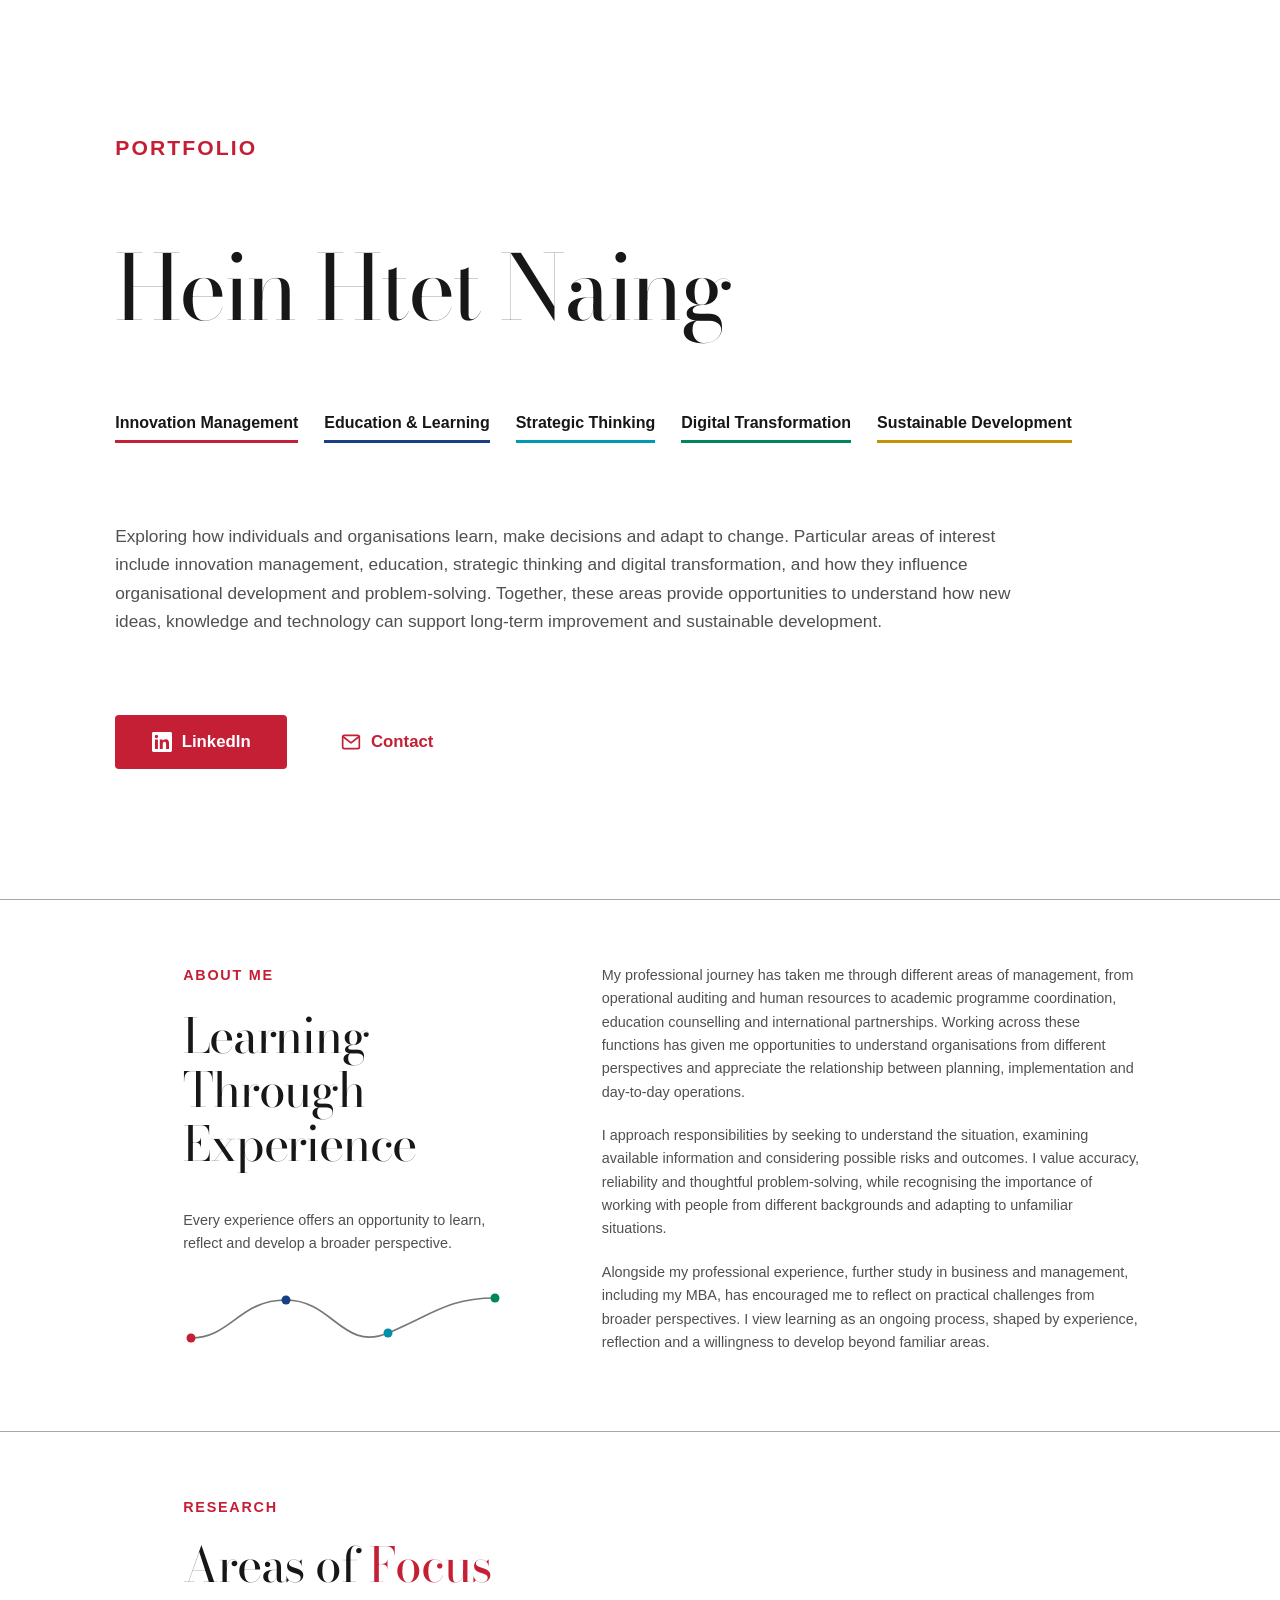
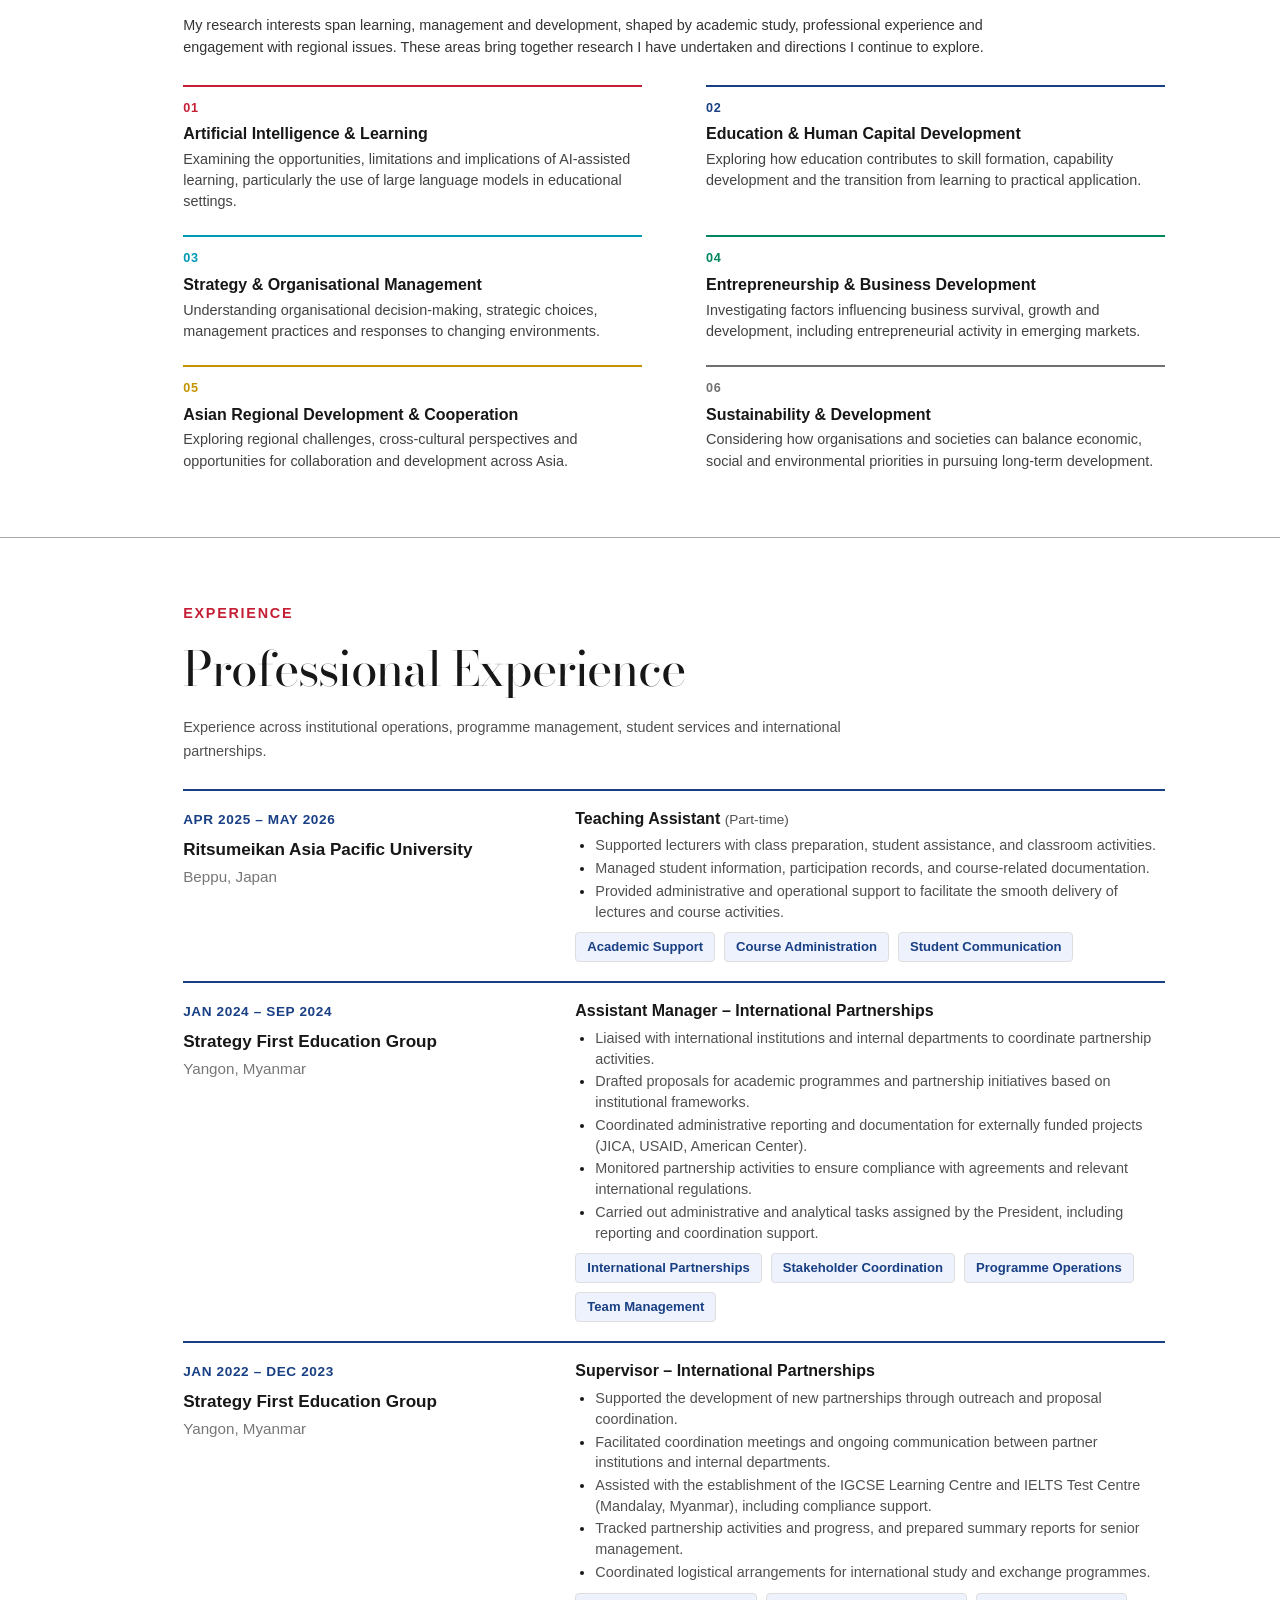
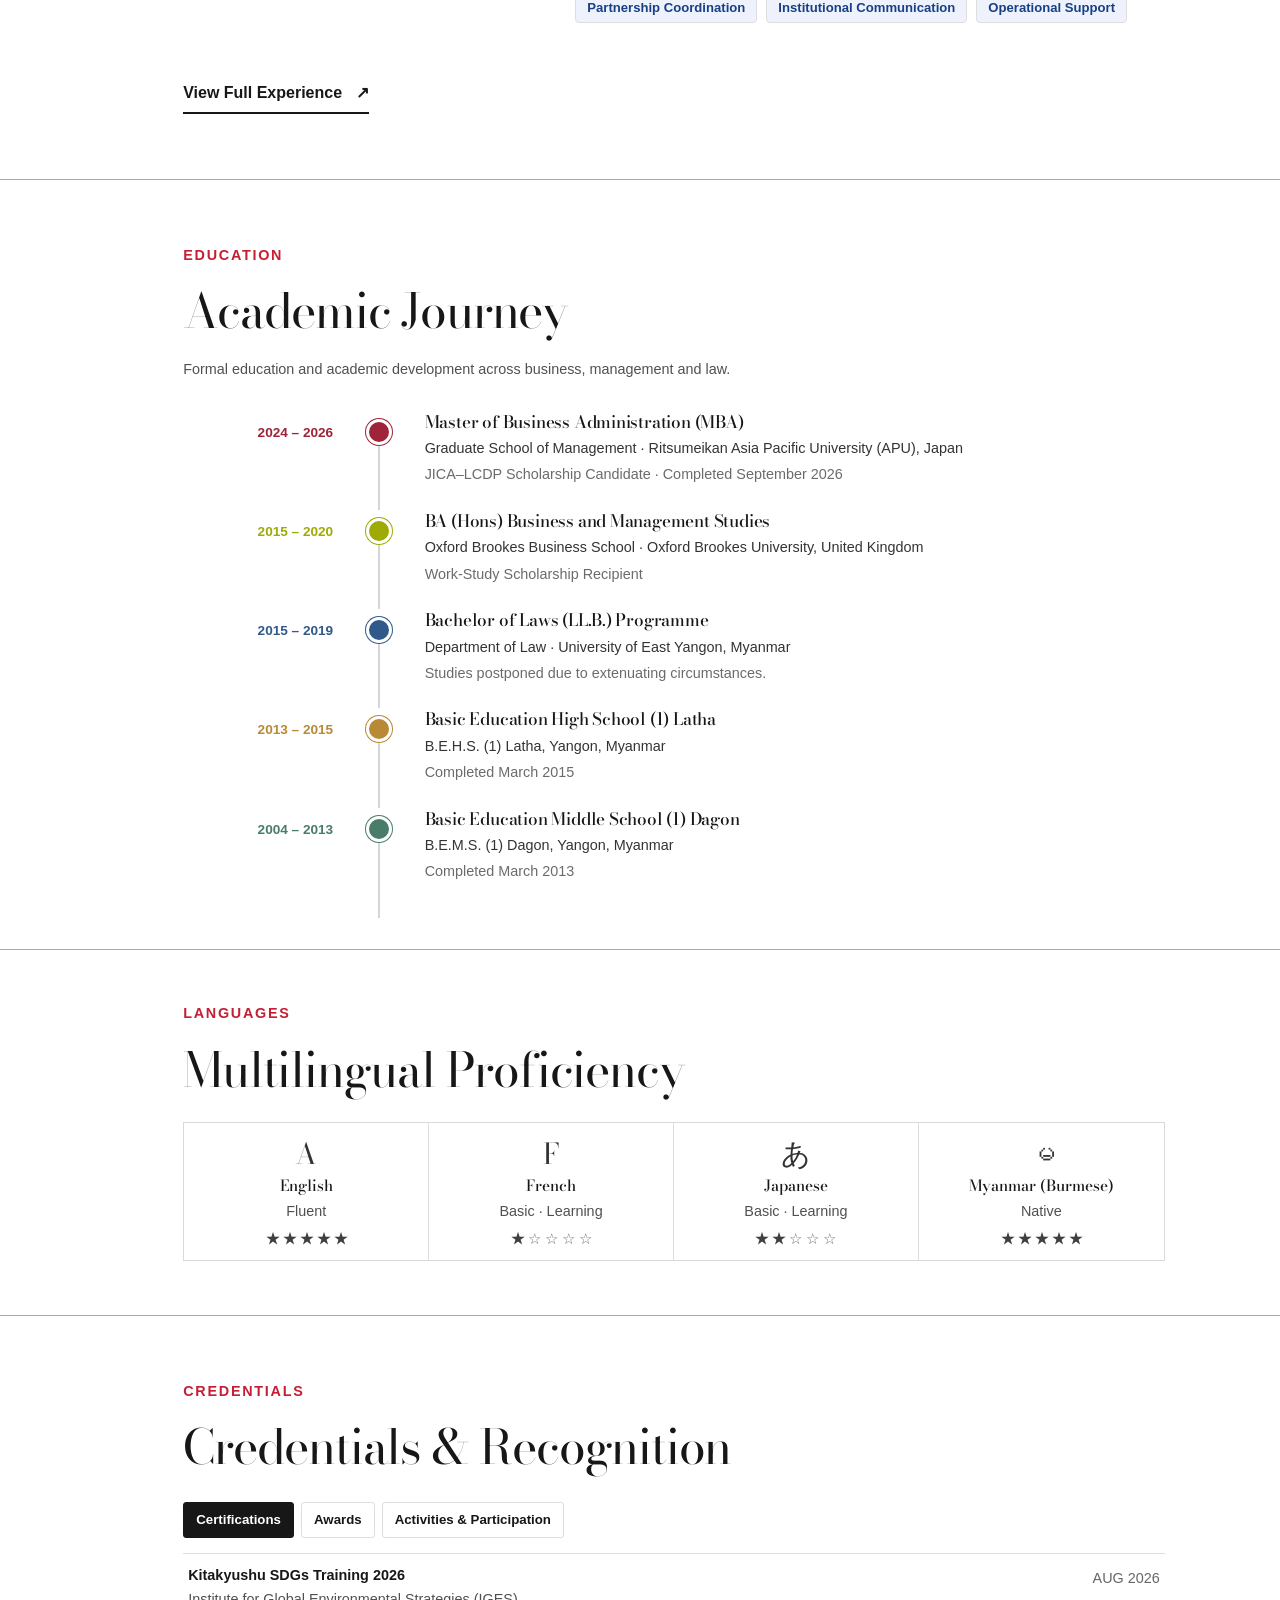
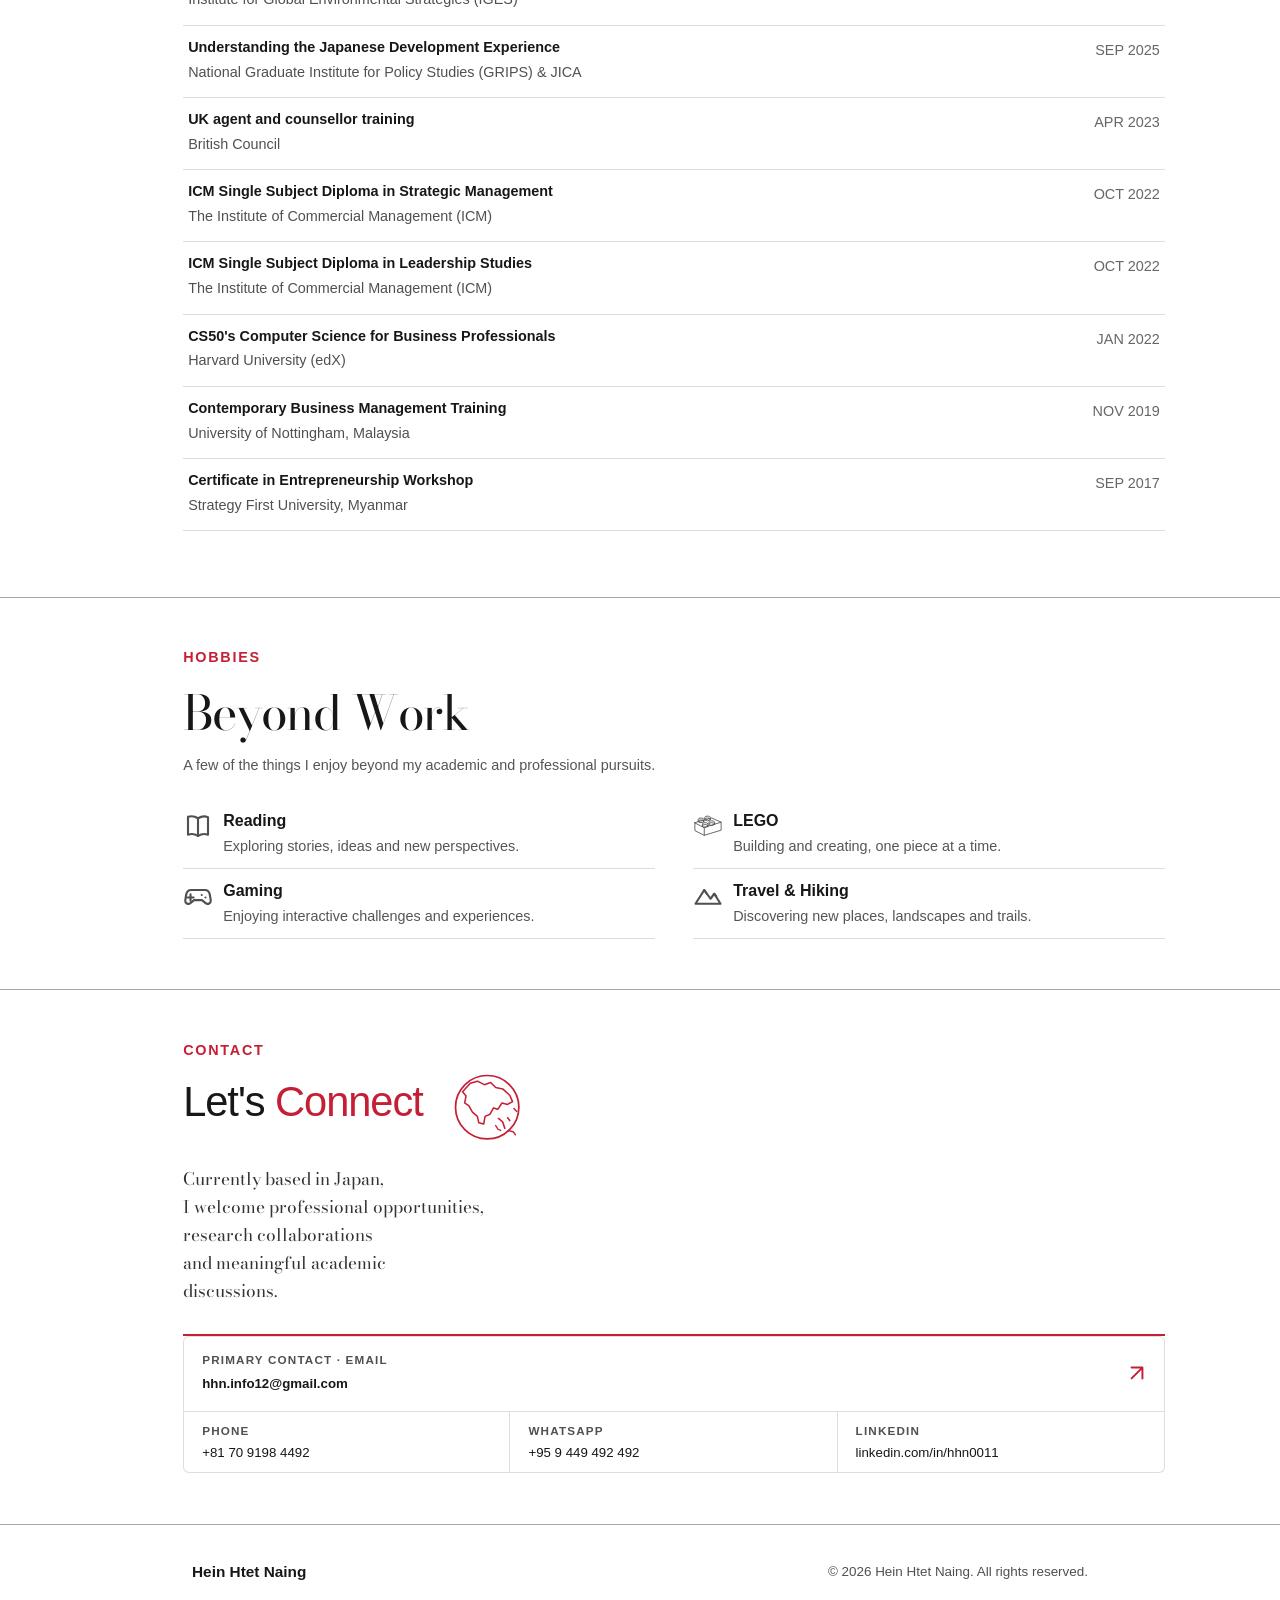
<file: index.html>
<!DOCTYPE html>
<html lang="en">
<head>
    <meta charset="UTF-8">
    <meta name="viewport" content="width=device-width, initial-scale=1.0">
    <meta name="description" content="Academic and professional portfolio website of Hein Htet Naing.">
    <title>Hein Htet Naing | Personal Portfolio</title>
    <link rel="preconnect" href="https://fonts.googleapis.com">
    <link rel="preconnect" href="https://fonts.gstatic.com" crossorigin>
    <link href="https://fonts.googleapis.com/css2?family=Bodoni+Moda:wght@400;500;600&display=swap" rel="stylesheet">
    <link rel="stylesheet" href="css/style.css?v=20261022-credentials8">
    <script src="js/script.js?v=20261013-2" defer></script>
</head>
<body>
    <a class="skip-link" href="#main-content">Skip to main content</a>

    <!-- == FLOATING NAVIGATION: VISIBLE AFTER INTRO == -->
    <button class="mobile-menu-button" type="button" aria-controls="floating-navigation"
            aria-label="Open navigation menu" aria-expanded="false">
        <span aria-hidden="true">☰</span>
    </button>
    <nav id="floating-navigation" class="floating-nav" aria-label="Page navigation">
        <a href="#home" aria-label="Introduction"><span aria-hidden="true" class="nav-icon"><svg viewBox="0 0 24 24" fill="none" stroke="currentColor" stroke-width="1.7" stroke-linecap="round" stroke-linejoin="round" aria-hidden="true" focusable="false"><path d="m3 10 9-7 9 7"/><path d="M5 9v12h14V9"/><path d="M9 21v-7h6v7"/></svg></span><span class="nav-tooltip">Home</span></a>
        <a href="#about" aria-label="About Me"><span aria-hidden="true" class="nav-icon"><svg viewBox="0 0 24 24" fill="none" stroke="currentColor" stroke-width="1.7" stroke-linecap="round" stroke-linejoin="round" aria-hidden="true" focusable="false"><circle cx="12" cy="7" r="4"/><path d="M4.5 21v-2a7.5 7.5 0 0 1 15 0v2"/></svg></span><span class="nav-tooltip">About Me</span></a>
        <a href="#research" aria-label="Research"><span aria-hidden="true" class="nav-icon"><svg viewBox="0 0 24 24" fill="none" stroke="currentColor" stroke-width="1.7" stroke-linecap="round" stroke-linejoin="round" aria-hidden="true" focusable="false"><path d="M4 5.5C6.7 4.6 9.4 5 12 6.6c2.6-1.6 5.3-2 8-.9v14.1c-2.7-1-5.4-.7-8 .9-2.6-1.6-5.3-1.9-8-.9z"/><path d="M12 6.6v14.1"/></svg></span><span class="nav-tooltip">Research</span></a>
        <a href="#experience" aria-label="Professional Experience"><span aria-hidden="true" class="nav-icon"><svg viewBox="0 0 24 24" fill="none" stroke="currentColor" stroke-width="1.7" stroke-linecap="round" stroke-linejoin="round" aria-hidden="true" focusable="false"><rect x="3" y="7" width="18" height="14" rx="2"/><path d="M8 7V5a2 2 0 0 1 2-2h4a2 2 0 0 1 2 2v2M3 12h18M10 12v2h4v-2"/></svg></span><span class="nav-tooltip">Experience</span></a>
        <a href="#education" aria-label="Academic Journey"><span aria-hidden="true" class="nav-icon"><svg viewBox="0 0 24 24" fill="none" stroke="currentColor" stroke-width="1.7" stroke-linecap="round" stroke-linejoin="round" aria-hidden="true" focusable="false"><path d="m2 9 10-5 10 5-10 5z"/><path d="M6 11v5c2 3 10 3 12 0v-5M22 9v6"/></svg></span><span class="nav-tooltip">Education</span></a>
        <a href="#languages" aria-label="Multilingual Proficiency"><span aria-hidden="true" class="nav-icon"><svg viewBox="0 0 24 24" fill="none" stroke="currentColor" stroke-width="1.7" stroke-linecap="round" stroke-linejoin="round" aria-hidden="true" focusable="false"><path d="M4 5h9M8.5 3v2M6 8c1.2 3.3 3.9 5.9 7 7"/><path d="M12 7c-.7 3.7-3.3 6.7-7 8"/><path d="m13 21 4-10 4 10M14.4 17.5h5.2"/></svg></span><span class="nav-tooltip">Languages</span></a>
        <a href="#credentials" aria-label="Credentials & Recognition"><span aria-hidden="true" class="nav-icon"><svg viewBox="0 0 24 24" fill="none" stroke="currentColor" stroke-width="1.7" stroke-linecap="round" stroke-linejoin="round" aria-hidden="true" focusable="false"><circle cx="12" cy="8" r="5"/><path d="m8.2 12.5-1.7 8 5.5-3 5.5 3-1.7-8"/></svg></span><span class="nav-tooltip">Credentials</span></a>
        <a href="#hobbies" aria-label="Hobbies"><span aria-hidden="true" class="nav-icon"><svg viewBox="0 0 24 24" fill="none" stroke="currentColor" stroke-width="1.7" stroke-linecap="round" stroke-linejoin="round" aria-hidden="true" focusable="false"><path d="M20.8 4.6a5.4 5.4 0 0 0-7.6 0L12 5.8l-1.2-1.2a5.4 5.4 0 0 0-7.6 7.6L12 21l8.8-8.8a5.4 5.4 0 0 0 0-7.6z"/></svg></span><span class="nav-tooltip">Hobbies</span></a>
        <a href="#contact" aria-label="Contact"><span aria-hidden="true" class="nav-icon"><svg viewBox="0 0 24 24" fill="none" stroke="currentColor" stroke-width="1.7" stroke-linecap="round" stroke-linejoin="round" aria-hidden="true" focusable="false"><rect x="2" y="4" width="20" height="16" rx="2"/><path d="m3 6 9 7 9-7"/></svg></span><span class="nav-tooltip">Contact</span></a>
    </nav>

    <main id="main-content">
        <!-- == 01. INTRODUCTION == -->
        <section id="home" class="section Intro">
            <div class="Intro-box">
                <p class="Intro-label">PORTFOLIO</p>
                <h1>Hein Htet Naing</h1>
                <div class="Intro-interests">
                    <span class="interest-red">Innovation Management</span>
                    <span class="interest-navy">Education &amp; Learning</span>
                    <span class="interest-cyan">Strategic Thinking</span>
                    <span class="interest-green">Digital Transformation</span>
                    <span class="interest-gold">Sustainable Development</span>
                </div>
                <p class="Intro-description">
                    Exploring how individuals and organisations learn, make decisions and adapt to change.
                    Particular areas of interest include innovation management, education, strategic thinking
                    and digital transformation, and how they influence organisational development and
                    problem-solving. Together, these areas provide opportunities to understand how new ideas,
                    knowledge and technology can support long-term improvement and sustainable development.
                </p>
                <div class="Intro-buttons">
                    <a href="https://www.linkedin.com/in/hhn0011" class="Intro-button-primary"
                       target="_blank" rel="noopener noreferrer"><svg class="linkedin-icon" viewBox="0 0 24 24" aria-hidden="true" focusable="false"><path fill="currentColor" d="M20.447 20.452h-3.554v-5.569c0-1.328-.027-3.037-1.852-3.037-1.853 0-2.136 1.445-2.136 2.939v5.667H9.35V9h3.414v1.561h.049c.476-.9 1.637-1.85 3.37-1.85 3.601 0 4.266 2.37 4.266 5.455v6.286zM5.337 7.433a2.062 2.062 0 1 1 0-4.124 2.062 2.062 0 0 1 0 4.124zm1.782 13.019H3.555V9h3.564v11.452zM22.225 0H1.771C.792 0 0 .774 0 1.729v20.542C0 23.227.792 24 1.771 24h20.451C23.2 24 24 23.227 24 22.271V1.729C24 .774 23.2 0 22.222 0h.003z"/></svg><span>LinkedIn</span></a>
                    <a href="mailto:hhn.info12@gmail.com" class="Intro-button-secondary"><svg class="contact-icon" viewBox="0 0 24 24" fill="none" stroke="currentColor" stroke-width="2" stroke-linecap="round" stroke-linejoin="round" aria-hidden="true" focusable="false"><rect x="2" y="4" width="20" height="16" rx="2"/><path d="m3 6 9 7 9-7"/></svg><span>Contact</span></a>
                </div>
            </div>
        </section>

        <!-- == REMAINING HOMEPAGE: RESERVED LEFT NAVIGATION MARGIN == -->
        <div class="page-content">
            <section id="about" class="content-section about-section" aria-labelledby="about-heading">
                <div class="about-layout">
                    <div class="about-heading">
                        <p class="about-label">ABOUT ME</p>
                        <h2 id="about-heading"><span class="about-title-accent">Learning</span> Through Experience</h2>
                        <p class="about-reflection">Every experience offers an opportunity to learn, reflect and develop a broader perspective.</p>
                        <svg class="about-journey-line" viewBox="0 0 320 88" fill="none" xmlns="http://www.w3.org/2000/svg" aria-hidden="true" focusable="false">
                            <path d="M8 60 C48 60 56 22 103 22 S160 74 205 55 S266 20 312 20" stroke="#777777" stroke-width="1.7" stroke-linecap="round"/>
                            <circle cx="8" cy="60" r="4.5" fill="#C51F35"/>
                            <circle cx="103" cy="22" r="4.5" fill="#193F84"/>
                            <circle cx="205" cy="55" r="4.5" fill="#008FA8"/>
                            <circle cx="312" cy="20" r="4.5" fill="#00865F"/>
                        </svg>
                    </div>
                    <div class="about-biography">
                        <p>My professional journey has taken me through different areas of management, from operational auditing and human resources to academic programme coordination, education counselling and international partnerships. Working across these functions has given me opportunities to understand organisations from different perspectives and appreciate the relationship between planning, implementation and day-to-day operations.</p>
                        <p>I approach responsibilities by seeking to understand the situation, examining available information and considering possible risks and outcomes. I value accuracy, reliability and thoughtful problem-solving, while recognising the importance of working with people from different backgrounds and adapting to unfamiliar situations.</p>
                        <p>Alongside my professional experience, further study in business and management, including my MBA, has encouraged me to reflect on practical challenges from broader perspectives. I view learning as an ongoing process, shaped by experience, reflection and a willingness to develop beyond familiar areas.</p>
                    </div>
                </div>
            </section>

            <section id="research" class="content-section focus-section" aria-labelledby="focus-heading">
                <div class="focus-inner">
                    <header class="focus-heading">
                        <p class="focus-label">RESEARCH</p>
                        <h2 id="focus-heading">Areas of <span class="focus-title-accent">Focus</span></h2>
                        <p class="focus-introduction">My research interests span learning, management and development, shaped by academic study, professional experience and engagement with regional issues. These areas bring together research I have undertaken and directions I continue to explore.</p>
                    </header>
                    <div class="focus-grid">
                    <article class="focus-item focus-item-1">
                        <span class="focus-number">01</span>
                        <h3>Artificial Intelligence &amp; Learning</h3>
                        <p>Examining the opportunities, limitations and implications of AI-assisted learning, particularly the use of large language models in educational settings.</p>
                    </article>
                    <article class="focus-item focus-item-2">
                        <span class="focus-number">02</span>
                        <h3>Education &amp; Human Capital Development</h3>
                        <p>Exploring how education contributes to skill formation, capability development and the transition from learning to practical application.</p>
                    </article>
                    <article class="focus-item focus-item-3">
                        <span class="focus-number">03</span>
                        <h3>Strategy &amp; Organisational Management</h3>
                        <p>Understanding organisational decision-making, strategic choices, management practices and responses to changing environments.</p>
                    </article>
                    <article class="focus-item focus-item-4">
                        <span class="focus-number">04</span>
                        <h3>Entrepreneurship &amp; Business Development</h3>
                        <p>Investigating factors influencing business survival, growth and development, including entrepreneurial activity in emerging markets.</p>
                    </article>
                    <article class="focus-item focus-item-5">
                        <span class="focus-number">05</span>
                        <h3>Asian Regional Development &amp; Cooperation</h3>
                        <p>Exploring regional challenges, cross-cultural perspectives and opportunities for collaboration and development across Asia.</p>
                    </article>
                    <article class="focus-item focus-item-6">
                        <span class="focus-number">06</span>
                        <h3>Sustainability &amp; Development</h3>
                        <p>Considering how organisations and societies can balance economic, social and environmental priorities in pursuing long-term development.</p>
                    </article>
                    </div>
                </div>
            </section>

            <section id="experience" class="content-section experience-section" aria-labelledby="experience-heading">
                <header class="experience-intro">
                    <p class="experience-label">EXPERIENCE</p>
                    <h2 id="experience-heading">Professional <span class="experience-title-accent">Experience</span></h2>
                    <p>Experience across institutional operations, programme management, student services and international partnerships.</p>
                </header>
                <div class="experience-list">
                    <article class="experience-entry experience-entry-1">
                        <div class="experience-meta">
                            <span class="experience-date">APR 2025 – MAY 2026</span>
                            <h3>Ritsumeikan Asia Pacific University</h3>
                            <span class="experience-location">Beppu, Japan</span>
                        </div>
                        <div class="experience-detail">
                            <h4>Teaching Assistant <span class="experience-note">(Part-time)</span></h4>
                            <ul class="experience-responsibilities">
                                <li>Supported lecturers with class preparation, student assistance, and classroom activities.</li>
                                <li>Managed student information, participation records, and course-related documentation.</li>
                                <li>Provided administrative and operational support to facilitate the smooth delivery of lectures and course activities.</li>
                            </ul>
                            <div class="experience-tags" aria-label="Areas of responsibility">
                                <span class="experience-tag">Academic Support</span>
                                <span class="experience-tag">Course Administration</span>
                                <span class="experience-tag">Student Communication</span>
                            </div>
                        </div>
                    </article>
                    <article class="experience-entry experience-entry-2">
                        <div class="experience-meta">
                            <span class="experience-date">JAN 2024 – SEP 2024</span>
                            <h3>Strategy First Education Group</h3>
                            <span class="experience-location">Yangon, Myanmar</span>
                        </div>
                        <div class="experience-detail">
                            <h4>Assistant Manager – International Partnerships</h4>
                            <ul class="experience-responsibilities">
                                <li>Liaised with international institutions and internal departments to coordinate partnership activities.</li>
                                <li>Drafted proposals for academic programmes and partnership initiatives based on institutional frameworks.</li>
                                <li>Coordinated administrative reporting and documentation for externally funded projects (JICA, USAID, American Center).</li>
                                <li>Monitored partnership activities to ensure compliance with agreements and relevant international regulations.</li>
                                <li>Carried out administrative and analytical tasks assigned by the President, including reporting and coordination support.</li>
                            </ul>
                            <div class="experience-tags" aria-label="Areas of responsibility">
                                <span class="experience-tag">International Partnerships</span>
                                <span class="experience-tag">Stakeholder Coordination</span>
                                <span class="experience-tag">Programme Operations</span>
                                <span class="experience-tag">Team Management</span>
                            </div>
                        </div>
                    </article>
                    <article class="experience-entry experience-entry-3">
                        <div class="experience-meta">
                            <span class="experience-date">JAN 2022 – DEC 2023</span>
                            <h3>Strategy First Education Group</h3>
                            <span class="experience-location">Yangon, Myanmar</span>
                        </div>
                        <div class="experience-detail">
                            <h4>Supervisor – International Partnerships</h4>
                            <ul class="experience-responsibilities">
                                <li>Supported the development of new partnerships through outreach and proposal coordination.</li>
                                <li>Facilitated coordination meetings and ongoing communication between partner institutions and internal departments.</li>
                                <li>Assisted with the establishment of the IGCSE Learning Centre and IELTS Test Centre (Mandalay, Myanmar), including compliance support.</li>
                                <li>Tracked partnership activities and progress, and prepared summary reports for senior management.</li>
                                <li>Coordinated logistical arrangements for international study and exchange programmes.</li>
                            </ul>
                            <div class="experience-tags" aria-label="Areas of responsibility">
                                <span class="experience-tag">Partnership Coordination</span>
                                <span class="experience-tag">Institutional Communication</span>
                                <span class="experience-tag">Operational Support</span>
                            </div>
                        </div>
                    </article>
                </div>
                <a class="experience-more" href="experience.html"><span>View Full Experience</span><span aria-hidden="true">↗</span></a>
            </section>

            <section id="education" class="content-section education-section" aria-labelledby="education-heading">
                <header class="education-intro">
                    <p class="education-label">EDUCATION</p>
                    <h2 id="education-heading"><span class="education-title-accent">Academic</span> Journey</h2>
                    <p>Formal education and academic development across business, management and law.</p>
                </header>
                <div class="education-list" aria-label="Academic timeline">
                    <article class="education-entry education-entry-1" style="--school-accent:#9F2439">
                        <div class="education-meta"><span class="education-date">2024 – 2026</span></div>
                        <div class="education-marker" aria-hidden="true"></div>
                        <div class="education-details">
                            <h3>Master of Business Administration (MBA)</h3>
                            <p class="education-school">Graduate School of Management · Ritsumeikan Asia Pacific University (APU), Japan</p>
                            <p class="education-note">JICA–LCDP Scholarship Candidate · Completed September 2026</p>
                        </div>
                    </article>
                    <article class="education-entry education-entry-2" style="--school-accent:#9EAB05">
                        <div class="education-meta"><span class="education-date">2015 – 2020</span></div>
                        <div class="education-marker" aria-hidden="true"></div>
                        <div class="education-details">
                            <h3>BA (Hons) Business and Management Studies</h3>
                            <p class="education-school">Oxford Brookes Business School · Oxford Brookes University, United Kingdom</p>
                            <p class="education-note">Work-Study Scholarship Recipient</p>
                        </div>
                    </article>
                    <article class="education-entry education-entry-3" style="--school-accent:#31598C">
                        <div class="education-meta"><span class="education-date">2015 – 2019</span></div>
                        <div class="education-marker" aria-hidden="true"></div>
                        <div class="education-details">
                            <h3>Bachelor of Laws (LL.B.) Programme</h3>
                            <p class="education-school">Department of Law · University of East Yangon, Myanmar</p>
                            <p class="education-note">Studies postponed due to extenuating circumstances.</p>
                        </div>
                    </article>
                    <article class="education-entry education-entry-4" style="--school-accent:#B88A35">
                        <div class="education-meta"><span class="education-date">2013 – 2015</span></div>
                        <div class="education-marker" aria-hidden="true"></div>
                        <div class="education-details">
                            <h3>Basic Education High School (1) Latha</h3>
                            <p class="education-school">B.E.H.S. (1) Latha, Yangon, Myanmar</p>
                            <p class="education-note">Completed March 2015</p>
                        </div>
                    </article>
                    <article class="education-entry education-entry-5" style="--school-accent:#497D69">
                        <div class="education-meta"><span class="education-date">2004 – 2013</span></div>
                        <div class="education-marker" aria-hidden="true"></div>
                        <div class="education-details">
                            <h3>Basic Education Middle School (1) Dagon</h3>
                            <p class="education-school">B.E.M.S. (1) Dagon, Yangon, Myanmar</p>
                            <p class="education-note">Completed March 2013</p>
                        </div>
                    </article>
                </div>
            </section>


            <section id="languages" class="content-section languages-section" aria-labelledby="languages-heading">
                <div class="languages-inner">
                    <header class="languages-heading">
                        <p class="languages-label">LANGUAGES</p>
                        <h2 id="languages-heading">Multilingual <span class="languages-title-accent">Proficiency</span></h2>
                                            </header>
                    <div class="language-grid">
                    <article class="language-cell">
                        <span class="language-glyph" aria-hidden="true">A</span>
                        <h3>English</h3>
                        <p class="language-level">Fluent</p>
                        <div class="language-stars" role="img" aria-label="5 out of 5 illustrative proficiency stars"><span class="star-filled" aria-hidden="true">★</span><span class="star-filled" aria-hidden="true">★</span><span class="star-filled" aria-hidden="true">★</span><span class="star-filled" aria-hidden="true">★</span><span class="star-filled" aria-hidden="true">★</span></div>
                    </article>
                    <article class="language-cell">
                        <span class="language-glyph" aria-hidden="true">F</span>
                        <h3>French</h3>
                        <p class="language-level">Basic · Learning</p>
                        <div class="language-stars" role="img" aria-label="1 out of 5 illustrative proficiency stars"><span class="star-filled" aria-hidden="true">★</span><span class="star-empty" aria-hidden="true">☆</span><span class="star-empty" aria-hidden="true">☆</span><span class="star-empty" aria-hidden="true">☆</span><span class="star-empty" aria-hidden="true">☆</span></div>
                    </article>
                    <article class="language-cell">
                        <span class="language-glyph" aria-hidden="true">あ</span>
                        <h3>Japanese</h3>
                        <p class="language-level">Basic · Learning</p>
                        <div class="language-stars" role="img" aria-label="2 out of 5 illustrative proficiency stars"><span class="star-filled" aria-hidden="true">★</span><span class="star-filled" aria-hidden="true">★</span><span class="star-empty" aria-hidden="true">☆</span><span class="star-empty" aria-hidden="true">☆</span><span class="star-empty" aria-hidden="true">☆</span></div>
                    </article>
                    <article class="language-cell">
                        <span class="language-glyph" aria-hidden="true">မ</span>
                        <h3>Myanmar (Burmese)</h3>
                        <p class="language-level">Native</p>
                        <div class="language-stars" role="img" aria-label="5 out of 5 illustrative proficiency stars"><span class="star-filled" aria-hidden="true">★</span><span class="star-filled" aria-hidden="true">★</span><span class="star-filled" aria-hidden="true">★</span><span class="star-filled" aria-hidden="true">★</span><span class="star-filled" aria-hidden="true">★</span></div>
                    </article>
                    </div>
                </div>
            </section>

            <section id="credentials" class="content-section credentials-section" aria-labelledby="credentials-heading">
                <header class="credentials-heading">
                    <p class="credentials-label">CREDENTIALS</p>
                    <div class="credentials-heading-row">
                        <h2 id="credentials-heading">Credentials &amp; <span class="credentials-title-accent">Recognition</span></h2>
                        
                    </div>
                </header>
                <div class="credentials-tabs" role="tablist" aria-label="Credential categories">
                    <button type="button" id="credentials-tab-certifications" class="credentials-tab" role="tab" aria-controls="credentials-panel-certifications" aria-selected="true">Certifications</button>
                    <button type="button" id="credentials-tab-awards" class="credentials-tab" role="tab" aria-controls="credentials-panel-awards" aria-selected="false" tabindex="-1">Awards</button>
                    <button type="button" id="credentials-tab-activities" class="credentials-tab" role="tab" aria-controls="credentials-panel-activities" aria-selected="false" tabindex="-1">Activities & Participation</button>
                </div>
                <div class="credentials-panels">
                    <div id="credentials-panel-certifications" class="credentials-panel" role="tabpanel" aria-labelledby="credentials-tab-certifications">
                        <article class="credential-item">
                            <div class="credential-item-body">
                                <p class="credential-issuer">Institute for Global Environmental Strategies (IGES)</p>
                                <h3>Kitakyushu SDGs Training 2026</h3>
                                <p class="credential-year">AUG 2026</p>
                            </div>
                            <svg class="credential-award-icon" viewBox="0 0 24 24" fill="none" stroke="currentColor" stroke-width="1.7" stroke-linecap="round" stroke-linejoin="round" aria-hidden="true"><circle cx="12" cy="8" r="5"/><path d="m8.2 12.5-1.7 8 5.5-3 5.5 3-1.7-8"/></svg>
                        </article>
                        <article class="credential-item">
                            <div class="credential-item-body">
                                <p class="credential-issuer">National Graduate Institute for Policy Studies (GRIPS) &amp; JICA</p>
                                <h3>Understanding the Japanese Development Experience</h3>
                                <p class="credential-year">SEP 2025</p>
                            </div>
                            <svg class="credential-award-icon" viewBox="0 0 24 24" fill="none" stroke="currentColor" stroke-width="1.7" stroke-linecap="round" stroke-linejoin="round" aria-hidden="true"><circle cx="12" cy="8" r="5"/><path d="m8.2 12.5-1.7 8 5.5-3 5.5 3-1.7-8"/></svg>
                        </article>
                        <article class="credential-item">
                            <div class="credential-item-body">
                                <p class="credential-issuer">British Council</p>
                                <h3>UK agent and counsellor training</h3>
                                <p class="credential-year">APR 2023</p>
                            </div>
                            <svg class="credential-award-icon" viewBox="0 0 24 24" fill="none" stroke="currentColor" stroke-width="1.7" stroke-linecap="round" stroke-linejoin="round" aria-hidden="true"><circle cx="12" cy="8" r="5"/><path d="m8.2 12.5-1.7 8 5.5-3 5.5 3-1.7-8"/></svg>
                        </article>
                        <article class="credential-item">
                            <div class="credential-item-body">
                                <p class="credential-issuer">The Institute of Commercial Management (ICM)</p>
                                <h3>ICM Single Subject Diploma in Strategic Management</h3>
                                <p class="credential-year">OCT 2022</p>
                            </div>
                            <svg class="credential-award-icon" viewBox="0 0 24 24" fill="none" stroke="currentColor" stroke-width="1.7" stroke-linecap="round" stroke-linejoin="round" aria-hidden="true"><circle cx="12" cy="8" r="5"/><path d="m8.2 12.5-1.7 8 5.5-3 5.5 3-1.7-8"/></svg>
                        </article>
                        <article class="credential-item">
                            <div class="credential-item-body">
                                <p class="credential-issuer">The Institute of Commercial Management (ICM)</p>
                                <h3>ICM Single Subject Diploma in Leadership Studies</h3>
                                <p class="credential-year">OCT 2022</p>
                            </div>
                            <svg class="credential-award-icon" viewBox="0 0 24 24" fill="none" stroke="currentColor" stroke-width="1.7" stroke-linecap="round" stroke-linejoin="round" aria-hidden="true"><circle cx="12" cy="8" r="5"/><path d="m8.2 12.5-1.7 8 5.5-3 5.5 3-1.7-8"/></svg>
                        </article>
                        <article class="credential-item">
                            <div class="credential-item-body">
                                <p class="credential-issuer">Harvard University (edX)</p>
                                <h3>CS50&#39;s Computer Science for Business Professionals</h3>
                                <p class="credential-year">JAN 2022</p>
                            </div>
                            <svg class="credential-award-icon" viewBox="0 0 24 24" fill="none" stroke="currentColor" stroke-width="1.7" stroke-linecap="round" stroke-linejoin="round" aria-hidden="true"><circle cx="12" cy="8" r="5"/><path d="m8.2 12.5-1.7 8 5.5-3 5.5 3-1.7-8"/></svg>
                        </article>
                        <article class="credential-item">
                            <div class="credential-item-body">
                                <p class="credential-issuer">University of Nottingham, Malaysia</p>
                                <h3>Contemporary Business Management Training</h3>
                                <p class="credential-year">NOV 2019</p>
                            </div>
                            <svg class="credential-award-icon" viewBox="0 0 24 24" fill="none" stroke="currentColor" stroke-width="1.7" stroke-linecap="round" stroke-linejoin="round" aria-hidden="true"><circle cx="12" cy="8" r="5"/><path d="m8.2 12.5-1.7 8 5.5-3 5.5 3-1.7-8"/></svg>
                        </article>
                        <article class="credential-item">
                            <div class="credential-item-body">
                                <p class="credential-issuer">Strategy First University, Myanmar</p>
                                <h3>Certificate in Entrepreneurship Workshop</h3>
                                <p class="credential-year">SEP 2017</p>
                            </div>
                            <svg class="credential-award-icon" viewBox="0 0 24 24" fill="none" stroke="currentColor" stroke-width="1.7" stroke-linecap="round" stroke-linejoin="round" aria-hidden="true"><circle cx="12" cy="8" r="5"/><path d="m8.2 12.5-1.7 8 5.5-3 5.5 3-1.7-8"/></svg>
                        </article>
                    </div>
                    <div id="credentials-panel-awards" class="credentials-panel" role="tabpanel" aria-labelledby="credentials-tab-awards" hidden>
                        <article class="credential-item">
                            <div class="credential-item-body">
                                <p class="credential-issuer">STEPS</p>
                                <h3>Social Enterprise Idea Business Plan Competition — Second Runner-up</h3>
                                <p class="credential-year">2016</p>
                            </div>
                            <svg class="credential-award-icon" viewBox="0 0 24 24" fill="none" stroke="currentColor" stroke-width="1.7" stroke-linecap="round" stroke-linejoin="round" aria-hidden="true"><circle cx="12" cy="8" r="5"/><path d="m8.2 12.5-1.7 8 5.5-3 5.5 3-1.7-8"/></svg>
                        </article>
                    </div>
                    <div id="credentials-panel-activities" class="credentials-panel" role="tabpanel" aria-labelledby="credentials-tab-activities" hidden>
                        <article class="credential-item">
                            <div class="credential-item-body">
                                <p class="credential-issuer">Asia Next Dialogue &amp; Asia Next Forum 2026</p>
                                <h3><strong>Participant</strong> — Participated in cross-cultural discussions, collaborative activities, action planning and group recommendations on regional issues and Asia’s future</h3>
                                <p class="credential-year">AUG 2026</p>
                            </div>
                            <svg class="credential-award-icon" viewBox="0 0 24 24" fill="none" stroke="currentColor" stroke-width="1.7" stroke-linecap="round" stroke-linejoin="round" aria-hidden="true"><circle cx="12" cy="8" r="5"/><path d="m8.2 12.5-1.7 8 5.5-3 5.5 3-1.7-8"/></svg>
                        </article>
                        <article class="credential-item">
                            <div class="credential-item-body">
                                <p class="credential-issuer">AP Conference · Ritsumeikan Asia Pacific University (APU), Japan</p>
                                <h3><strong>Presenter</strong> — Presented at the AP Conference at Ritsumeikan Asia Pacific University</h3>
                                <p class="credential-year">DEC 2025</p>
                            </div>
                            <svg class="credential-award-icon" viewBox="0 0 24 24" fill="none" stroke="currentColor" stroke-width="1.7" stroke-linecap="round" stroke-linejoin="round" aria-hidden="true"><circle cx="12" cy="8" r="5"/><path d="m8.2 12.5-1.7 8 5.5-3 5.5 3-1.7-8"/></svg>
                        </article>
                        <article class="credential-item">
                            <div class="credential-item-body">
                                <p class="credential-issuer">Earth Recycle Day awareness campaign competition</p>
                                <h3><strong>Poster Design Participant</strong> — Participated in the Earth Recycle Day awareness poster competition</h3>
                                <p class="credential-year">2011</p>
                            </div>
                            <svg class="credential-award-icon" viewBox="0 0 24 24" fill="none" stroke="currentColor" stroke-width="1.7" stroke-linecap="round" stroke-linejoin="round" aria-hidden="true"><circle cx="12" cy="8" r="5"/><path d="m8.2 12.5-1.7 8 5.5-3 5.5 3-1.7-8"/></svg>
                        </article>
                        <article class="credential-item">
                            <div class="credential-item-body">
                                <p class="credential-issuer">University of Nottingham Malaysia</p>
                                <h3><strong>Organised Academic Visit</strong> — Coordinated an academic visit for 50 students to the University of Nottingham Malaysia</h3>
                                <p class="credential-year">2019</p>
                            </div>
                            <svg class="credential-award-icon" viewBox="0 0 24 24" fill="none" stroke="currentColor" stroke-width="1.7" stroke-linecap="round" stroke-linejoin="round" aria-hidden="true"><circle cx="12" cy="8" r="5"/><path d="m8.2 12.5-1.7 8 5.5-3 5.5 3-1.7-8"/></svg>
                        </article>
                        <article class="credential-item">
                            <div class="credential-item-body">
                                <p class="credential-issuer">Earth Day community service activities</p>
                                <h3><strong>Tree Planting Campaign</strong> — Organised and participated in Earth Day community service activities</h3>
                                <p class="credential-year">2019</p>
                            </div>
                            <svg class="credential-award-icon" viewBox="0 0 24 24" fill="none" stroke="currentColor" stroke-width="1.7" stroke-linecap="round" stroke-linejoin="round" aria-hidden="true"><circle cx="12" cy="8" r="5"/><path d="m8.2 12.5-1.7 8 5.5-3 5.5 3-1.7-8"/></svg>
                        </article>
                    </div>
                </div>
            </section>

            <section id="hobbies" class="content-section hobbies-section" aria-labelledby="hobbies-heading">
                <header class="hobbies-heading">
                    <p class="hobbies-label">HOBBIES</p>
                    <h2 id="hobbies-heading">Beyond <span class="hobbies-title-accent">Work</span></h2>
                    <p class="hobbies-intro">A few of the things I enjoy beyond my academic and professional pursuits.</p>
                </header>
                <div class="hobbies-grid">
                    <article class="hobby-card">
                        <svg viewBox="0 0 24 24" fill="none" stroke="currentColor" stroke-width="1.7" stroke-linecap="round" stroke-linejoin="round" class="hobby-icon" aria-hidden="true"><path d="M4 5.5C6.7 4.6 9.4 5 12 6.6c2.6-1.6 5.3-2 8-.9v14.1c-2.7-1-5.4-.7-8 .9-2.6-1.6-5.3-1.9-8-.9z"/><path d="M12 6.6v14.1"/></svg>
                        <div class="hobby-card-copy"><h3>Reading</h3>
                        <p>Exploring stories, ideas and new perspectives.</p></div>
                    </article>
                    <article class="hobby-card">
                        <svg viewBox="0 0 64 48" fill="none" stroke="currentColor" stroke-width="1.8" stroke-linecap="round" stroke-linejoin="round" class="hobby-icon" aria-hidden="true"><path d="M4 19 40 9 60 18 24 29Z"/><path d="M4 19v17l20 10V29M24 46l36-11V18"/><ellipse cx="17" cy="16" rx="6" ry="3"/><path d="M11 16v-4a6 3 0 0 1 12 0v4"/><ellipse cx="31" cy="12" rx="6" ry="3"/><path d="M25 12V8a6 3 0 0 1 12 0v4"/><ellipse cx="40" cy="22" rx="6" ry="3"/><path d="M34 22v-4a6 3 0 0 1 12 0v4"/><ellipse cx="26" cy="26" rx="6" ry="3"/><path d="M20 26v-4a6 3 0 0 1 12 0v4"/></svg>
                        <div class="hobby-card-copy"><h3>LEGO</h3>
                        <p>Building and creating, one piece at a time.</p></div>
                    </article>
                    <article class="hobby-card">
                        <svg viewBox="0 0 24 24" fill="none" stroke="currentColor" stroke-width="1.7" stroke-linecap="round" stroke-linejoin="round" class="hobby-icon" aria-hidden="true"><path d="M6.5 8H17.5c2.2 0 3.6 1.6 4 4l.7 4.3a2.5 2.5 0 0 1-4.1 2.2l-2.9-2.4H8.8l-2.9 2.4a2.5 2.5 0 0 1-4.1-2.2l.7-4.3C2.9 9.6 4.3 8 6.5 8Z"/><path d="M6 11.5v5M3.5 14h5M15 12h.01M18 14h.01"/></svg>
                        <div class="hobby-card-copy"><h3>Gaming</h3>
                        <p>Enjoying interactive challenges and experiences.</p></div>
                    </article>
                    <article class="hobby-card">
                        <svg viewBox="0 0 24 24" fill="none" stroke="currentColor" stroke-width="1.7" stroke-linecap="round" stroke-linejoin="round" class="hobby-icon" aria-hidden="true"><path d="m2 19 7-11 5 7 3-4 5 8H2Z"/><path d="M9 8 11 11M17 11 18.6 13"/></svg>
                        <div class="hobby-card-copy"><h3>Travel &amp; Hiking</h3>
                        <p>Discovering new places, landscapes and trails.</p></div>
                    </article>
                </div>
            </section>

            <section id="contact" class="content-section contact-section" aria-labelledby="contact-heading">
                <header class="contact-heading">
                    <p class="contact-label">CONTACT</p>
                    <div class="contact-title-row">
                        <h2 id="contact-heading">Let's <span class="contact-title-accent">Connect</span></h2>
                        <span class="contact-earth-icon" role="img" aria-label="Outline of Earth with Asia and the Pacific facing forward">
                            <svg viewBox="0 0 100 100" fill="none" xmlns="http://www.w3.org/2000/svg" aria-hidden="true">
                                <circle cx="50" cy="50" r="45" stroke="currentColor" stroke-width="2.4"/>
                                <path d="M26 16L36 13L46 18L55 15L62 22L72 24L82 33L86 42L79 46L71 44L65 53L59 51L54 60L47 63L45 74L38 72L36 63L29 57L24 48L18 44L20 34L15 28Z" stroke="currentColor" stroke-width="2.2" stroke-linejoin="round" stroke-linecap="round"/>
                                <path d="M66 66L72 71L75 80M79 65L82 69M80 83L87 85L90 89" stroke="currentColor" stroke-width="2.2" stroke-linecap="round"/>
                                <path d="M88 52L92 56M62 76L65 81L69 83" stroke="currentColor" stroke-width="2" stroke-linecap="round"/>
                            </svg>
                        </span>
                    </div>
                    <p class="contact-intro"><span class="contact-intro-line">Currently based in Japan,</span> <span class="contact-intro-line">I welcome professional opportunities,</span> <span class="contact-intro-line">research collaborations</span> <span class="contact-intro-line">and meaningful academic</span> <span class="contact-intro-line">discussions.</span></p>
                </header>
                <div class="contact-details">
                    <a class="contact-primary" href="mailto:hhn.info12@gmail.com" aria-label="Send email to hhn.info12@gmail.com">
                        <span class="contact-primary-text">
                            <span class="contact-method-label">PRIMARY CONTACT · EMAIL</span>
                            <span class="contact-primary-address">hhn.info12@gmail.com</span>
                        </span>
                        <svg class="contact-link-arrow" viewBox="0 0 24 24" fill="none" stroke="currentColor" stroke-width="1.8" stroke-linecap="round" stroke-linejoin="round" aria-hidden="true"><path d="M7 17 17 7M7 7h10v10"/></svg>
                    </a>
                    <div class="contact-secondary">
                        <a class="contact-method" href="tel:+817091984492">
                            <span class="contact-method-label">PHONE</span>
                            <span class="contact-method-value">+81 70 9198 4492</span>
                        </a>
                        <a class="contact-method" href="https://wa.me/959449492492" target="_blank" rel="noopener noreferrer">
                            <span class="contact-method-label">WHATSAPP</span>
                            <span class="contact-method-value">+95 9 449 492 492</span>
                        </a>
                        <a class="contact-method" href="https://www.linkedin.com/in/hhn0011" target="_blank" rel="noopener noreferrer">
                            <span class="contact-method-label">LINKEDIN</span>
                            <span class="contact-method-value">linkedin.com/in/hhn0011</span>
                        </a>
                    </div>
                </div>
            </section>
        </div>
    </main>
    <footer class="site-footer">
        <div class="footer-inner">
            <span class="footer-name">Hein Htet Naing</span>
            <div class="footer-right">
                <span class="footer-copyright">&copy; 2026 Hein Htet Naing. All rights reserved.</span>
            </div>
        </div>
    </footer>
</body>
</html>
</file>
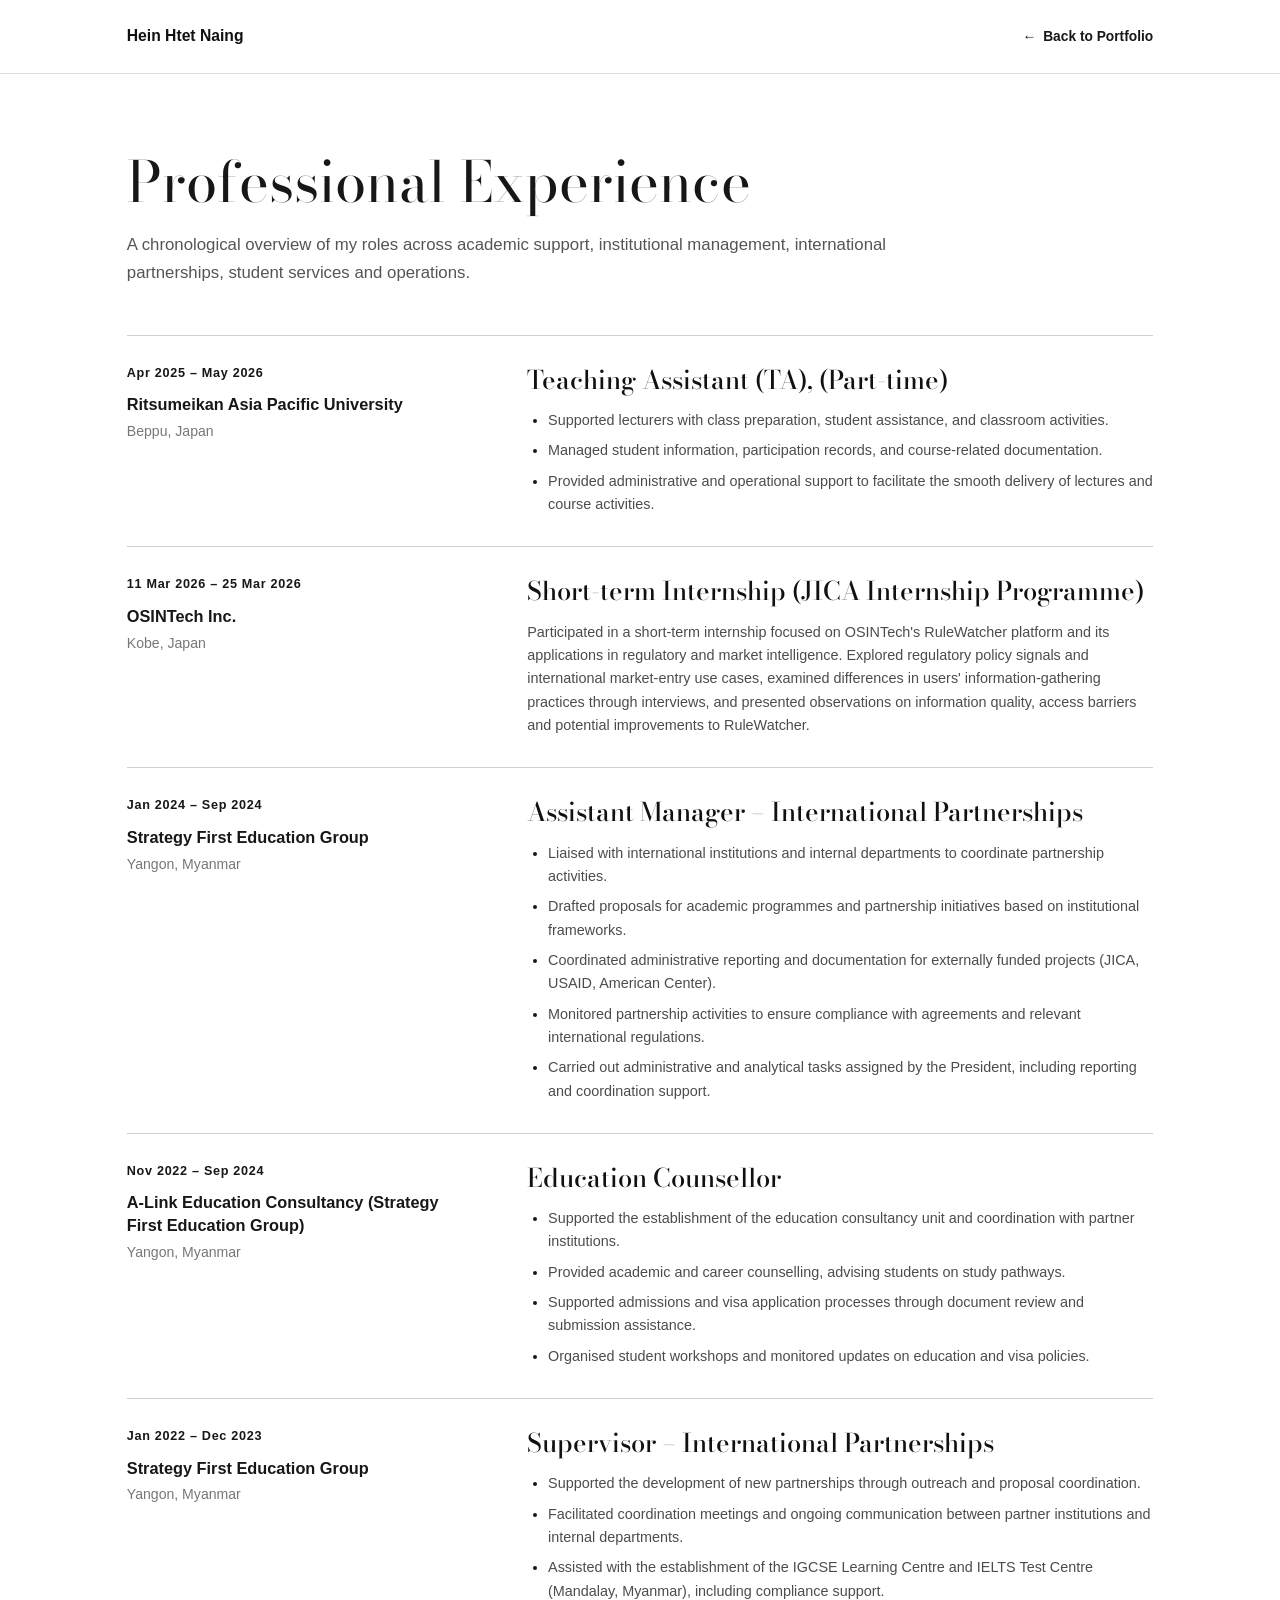
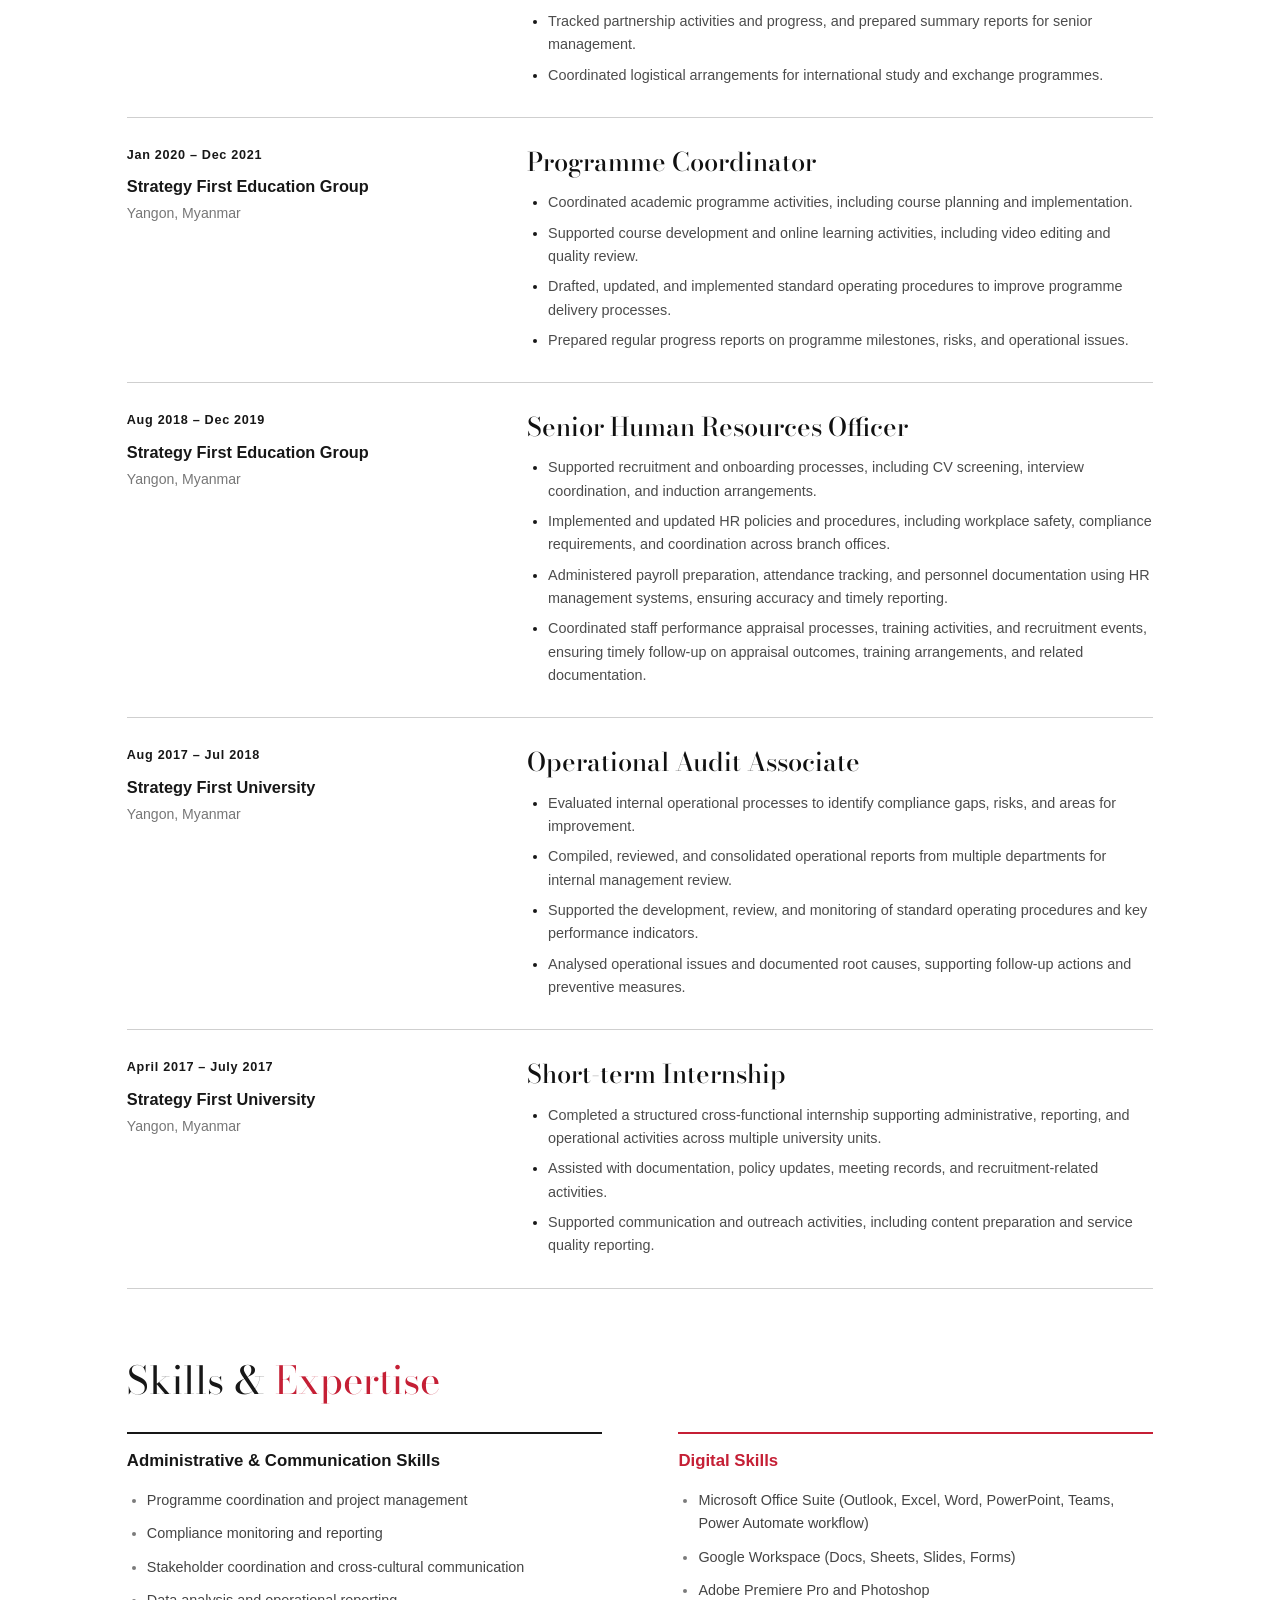
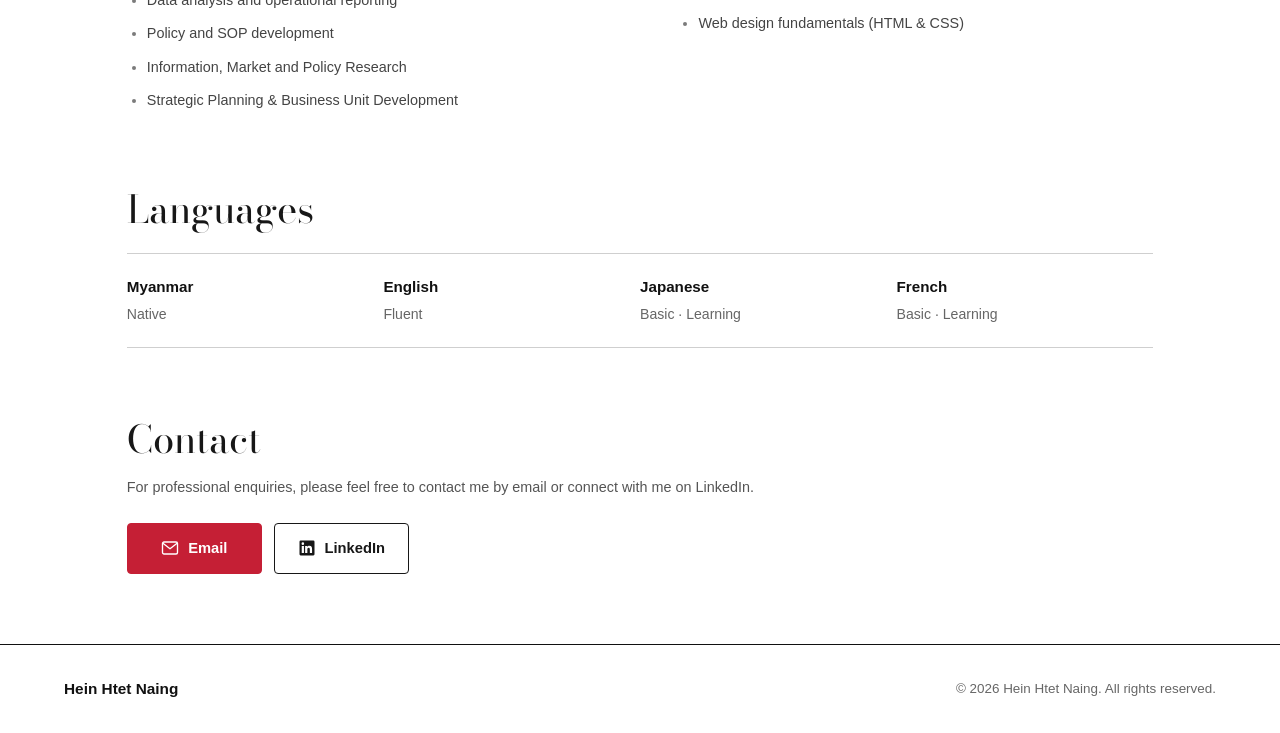
<file: experience.html>
<!DOCTYPE html>
<html lang="en">
<head>
    <meta charset="UTF-8">
    <meta name="viewport" content="width=device-width, initial-scale=1.0">
    <meta name="description" content="Professional experience of Hein Htet Naing.">
    <title>Professional Experience | Hein Htet Naing</title>
    <link rel="preconnect" href="https://fonts.googleapis.com">
    <link rel="preconnect" href="https://fonts.gstatic.com" crossorigin>
    <link href="https://fonts.googleapis.com/css2?family=Bodoni+Moda:wght@400;500;600&display=swap" rel="stylesheet">
    <link rel="stylesheet" href="css/style.css?v=20261022-credentials8">
</head>
<body class="experience-standalone">
    <header class="experience-topbar">
        <div class="experience-topbar-inner">
            <a class="experience-brand" href="index.html">Hein Htet Naing</a>
            <a class="experience-back" href="index.html#experience"><span aria-hidden="true">←</span> Back to Portfolio</a>
        </div>
    </header>
    <main class="experience-detail-page">
        <header class="experience-page-header">
            <h1>Professional <span class="experience-title-accent">Experience</span></h1>
            <p>A chronological overview of my roles across academic support, institutional management, international partnerships, student services and operations.</p>
        </header>
        <section aria-label="Employment history" class="experience-list">
            <article class="experience-entry">
                <div class="experience-meta">
                    <span class="experience-date">Apr 2025 – May 2026</span>
                    <h3>Ritsumeikan Asia Pacific University</h3>
                    <span class="experience-location">Beppu, Japan</span>
                </div>
                <div class="experience-detail">
                    <h4>Teaching Assistant (TA), (Part-time)</h4>
                    <ul class="experience-responsibilities">
                        <li>Supported lecturers with class preparation, student assistance, and classroom activities.</li>
                        <li>Managed student information, participation records, and course-related documentation.</li>
                        <li>Provided administrative and operational support to facilitate the smooth delivery of lectures and course activities.</li>
                    </ul>
                </div>
            </article>
            <article class="experience-entry">
                <div class="experience-meta">
                    <span class="experience-date">11 Mar 2026 – 25 Mar 2026</span>
                    <h3>OSINTech Inc.</h3>
                    <span class="experience-location">Kobe, Japan</span>
                </div>
                <div class="experience-detail">
                    <h4>Short-term Internship (JICA Internship Programme)</h4>
                    <p>Participated in a short-term internship focused on OSINTech's RuleWatcher platform and its applications in regulatory and market intelligence. Explored regulatory policy signals and international market-entry use cases, examined differences in users' information-gathering practices through interviews, and presented observations on information quality, access barriers and potential improvements to RuleWatcher.</p>
                </div>
            </article>
            
            <article class="experience-entry">
                <div class="experience-meta">
                    <span class="experience-date">Jan 2024 – Sep 2024</span>
                    <h3>Strategy First Education Group</h3>
                    <span class="experience-location">Yangon, Myanmar</span>
                </div>
                <div class="experience-detail">
                    <h4>Assistant Manager – International Partnerships</h4>
                    <ul class="experience-responsibilities">
                        <li>Liaised with international institutions and internal departments to coordinate partnership activities.</li>
                        <li>Drafted proposals for academic programmes and partnership initiatives based on institutional frameworks.</li>
                        <li>Coordinated administrative reporting and documentation for externally funded projects (JICA, USAID, American Center).</li>
                        <li>Monitored partnership activities to ensure compliance with agreements and relevant international regulations.</li>
                        <li>Carried out administrative and analytical tasks assigned by the President, including reporting and coordination support.</li>
                    </ul>
                </div>
            </article>
            <article class="experience-entry">
                <div class="experience-meta">
                    <span class="experience-date">Nov 2022 – Sep 2024</span>
                    <h3>A-Link Education Consultancy (Strategy First Education Group)</h3>
                    <span class="experience-location">Yangon, Myanmar</span>
                </div>
                <div class="experience-detail">
                    <h4>Education Counsellor</h4>
                    <ul class="experience-responsibilities">
                        <li>Supported the establishment of the education consultancy unit and coordination with partner institutions.</li>
                        <li>Provided academic and career counselling, advising students on study pathways.</li>
                        <li>Supported admissions and visa application processes through document review and submission assistance.</li>
                        <li>Organised student workshops and monitored updates on education and visa policies.</li>
                    </ul>
                </div>
            </article>
            <article class="experience-entry">
                <div class="experience-meta">
                    <span class="experience-date">Jan 2022 – Dec 2023</span>
                    <h3>Strategy First Education Group</h3>
                    <span class="experience-location">Yangon, Myanmar</span>
                </div>
                <div class="experience-detail">
                    <h4>Supervisor – International Partnerships</h4>
                    <ul class="experience-responsibilities">
                        <li>Supported the development of new partnerships through outreach and proposal coordination.</li>
                        <li>Facilitated coordination meetings and ongoing communication between partner institutions and internal departments.</li>
                        <li>Assisted with the establishment of the IGCSE Learning Centre and IELTS Test Centre (Mandalay, Myanmar), including compliance support.</li>
                        <li>Tracked partnership activities and progress, and prepared summary reports for senior management.</li>
                        <li>Coordinated logistical arrangements for international study and exchange programmes.</li>
                    </ul>
                </div>
            </article>
            <article class="experience-entry">
                <div class="experience-meta">
                    <span class="experience-date">Jan 2020 – Dec 2021</span>
                    <h3>Strategy First Education Group</h3>
                    <span class="experience-location">Yangon, Myanmar</span>
                </div>
                <div class="experience-detail">
                    <h4>Programme Coordinator</h4>
                    <ul class="experience-responsibilities">
                        <li>Coordinated academic programme activities, including course planning and implementation.</li>
                        <li>Supported course development and online learning activities, including video editing and quality review.</li>
                        <li>Drafted, updated, and implemented standard operating procedures to improve programme delivery processes.</li>
                        <li>Prepared regular progress reports on programme milestones, risks, and operational issues.</li>
                    </ul>
                </div>
            </article>
            <article class="experience-entry">
                <div class="experience-meta">
                    <span class="experience-date">Aug 2018 – Dec 2019</span>
                    <h3>Strategy First Education Group</h3>
                    <span class="experience-location">Yangon, Myanmar</span>
                </div>
                <div class="experience-detail">
                    <h4>Senior Human Resources Officer</h4>
                    <ul class="experience-responsibilities">
                        <li>Supported recruitment and onboarding processes, including CV screening, interview coordination, and induction arrangements.</li>
                        <li>Implemented and updated HR policies and procedures, including workplace safety, compliance requirements, and coordination across branch offices.</li>
                        <li>Administered payroll preparation, attendance tracking, and personnel documentation using HR management systems, ensuring accuracy and timely reporting.</li>
                        <li>Coordinated staff performance appraisal processes, training activities, and recruitment events, ensuring timely follow-up on appraisal outcomes, training arrangements, and related documentation.</li>
                    </ul>
                </div>
            </article>
            <article class="experience-entry">
                <div class="experience-meta">
                    <span class="experience-date">Aug 2017 – Jul 2018</span>
                    <h3>Strategy First University</h3>
                    <span class="experience-location">Yangon, Myanmar</span>
                </div>
                <div class="experience-detail">
                    <h4>Operational Audit Associate</h4>
                    <ul class="experience-responsibilities">
                        <li>Evaluated internal operational processes to identify compliance gaps, risks, and areas for improvement.</li>
                        <li>Compiled, reviewed, and consolidated operational reports from multiple departments for internal management review.</li>
                        <li>Supported the development, review, and monitoring of standard operating procedures and key performance indicators.</li>
                        <li>Analysed operational issues and documented root causes, supporting follow-up actions and preventive measures.</li>
                    </ul>
                </div>
            </article>
            <article class="experience-entry">
                <div class="experience-meta">
                    <span class="experience-date">April 2017 – July 2017</span>
                    <h3>Strategy First University</h3>
                    <span class="experience-location">Yangon, Myanmar</span>
                </div>
                <div class="experience-detail">
                    <h4>Short-term Internship</h4>
                    <ul class="experience-responsibilities">
                        <li>Completed a structured cross-functional internship supporting administrative, reporting, and operational activities across multiple university units.</li>
                        <li>Assisted with documentation, policy updates, meeting records, and recruitment-related activities.</li>
                        <li>Supported communication and outreach activities, including content preparation and service quality reporting.</li>
                    </ul>
                </div>
            </article>
        </section>
        <section class="experience-skills-section" aria-labelledby="experience-skills-heading">
            <h2 id="experience-skills-heading">Skills &amp; <span>Expertise</span></h2>
            <div class="experience-skills-grid">
                <div class="experience-skill-column">
                    <h3>Administrative &amp; Communication Skills</h3>
                    <ul>
                        <li>Programme coordination and project management</li>
                        <li>Compliance monitoring and reporting</li>
                        <li>Stakeholder coordination and cross-cultural communication</li>
                        <li>Data analysis and operational reporting</li>
                        <li>Policy and SOP development</li>
                        <li>Information, Market and Policy Research</li>
                        <li>Strategic Planning & Business Unit Development</li>
                    </ul>
                </div>
                <div class="experience-skill-column">
                    <h3>Digital Skills</h3>
                    <ul>
                        <li>Microsoft Office Suite (Outlook, Excel, Word, PowerPoint, Teams, Power Automate workflow)</li>
                        <li>Google Workspace (Docs, Sheets, Slides, Forms)</li>
                        <li>Adobe Premiere Pro and Photoshop</li>
                        <li>Web design fundamentals (HTML &amp; CSS)</li>
                    </ul>
                </div>
            </div>
        </section>
        <section class="experience-languages-section" aria-labelledby="experience-languages-heading">
            <h2 id="experience-languages-heading">Languages</h2>
            <div class="experience-language-list" aria-label="Language proficiency">
                <div><strong>Myanmar</strong><span>Native</span></div>
                <div><strong>English</strong><span>Fluent</span></div>
                <div><strong>Japanese</strong><span>Basic · Learning</span></div>
                <div><strong>French</strong><span>Basic · Learning</span></div>
            </div>
        </section>
        <section class="experience-contact-section" aria-labelledby="experience-contact-heading">
            <h2 id="experience-contact-heading">Contact</h2>
            <p>For professional enquiries, please feel free to contact me by email or connect with me on LinkedIn.</p>
            <div class="experience-contact-links">
                <a href="mailto:hhn.info12@gmail.com"><svg viewBox="0 0 24 24" fill="none" stroke="currentColor" stroke-width="1.8" stroke-linecap="round" stroke-linejoin="round" aria-hidden="true"><rect x="2" y="4" width="20" height="16" rx="2"/><path d="m3 6 9 7 9-7"/></svg>Email</a>
                <a href="https://www.linkedin.com/in/hhn0011" target="_blank" rel="noopener noreferrer"><svg viewBox="0 0 24 24" fill="currentColor" aria-hidden="true"><path d="M20.45 2H3.55A1.55 1.55 0 0 0 2 3.55v16.9A1.55 1.55 0 0 0 3.55 22h16.9A1.55 1.55 0 0 0 22 20.45V3.55A1.55 1.55 0 0 0 20.45 2ZM7.94 18.75H4.97V9.2h2.97ZM6.46 7.9a1.72 1.72 0 1 1 0-3.44 1.72 1.72 0 0 1 0 3.44Zm12.29 10.85h-2.96V14.1c0-1.11-.02-2.53-1.54-2.53-1.54 0-1.77 1.2-1.77 2.45v4.73H9.52V9.2h2.84v1.3h.04c.4-.75 1.36-1.54 2.8-1.54 3 0 3.55 1.98 3.55 4.55Z"/></svg>LinkedIn</a>
            </div>
        </section>
    </main>
    <footer class="site-footer experience-detail-footer">
        <div class="footer-inner">
            <span class="footer-name">Hein Htet Naing</span>
            <div class="footer-right">
                <span class="footer-copyright">&copy; 2026 Hein Htet Naing. All rights reserved.</span>
            </div>
        </div>
    </footer>
</body>
</html>
</file>
<file: css/style.css>
/* == 01. COLOUR SYSTEM == */
:root {
    --white: #FFFFFF;
    --black: #111111;
    --grey: #555555;
    --red: #C51F35;
    --linkedin-blue: #0A66C2;
    --navy: #193F84;
    --cyan: #55C9D9;
    --green: #00865F;
    --gold: #FFCC00;
    --gold-dark: #806300;
    --light-border: #DDDDDD;
    --nav-space: 132px;
}

/* == 02. BASIC WEBSITE SETTINGS == */
* { margin: 0; padding: 0; box-sizing: border-box; }
html {
    scroll-behavior: smooth;
    /* Gentle page-to-page scrolling without trapping longer sections */
    scroll-snap-type: none;
}
body {
    font-family: Arial, Helvetica, sans-serif;
    font-size: 16px;
    line-height: 1.7;
    background: var(--white);
    color: var(--black);
}
a { color: inherit; text-decoration: none; }
a:focus-visible, button:focus-visible {
    outline: 3px solid var(--cyan);
    outline-offset: 3px;
}
.skip-link {
    position: fixed;
    top: -100px; left: 10px; z-index: 2000;
    background: var(--white); color: var(--black);
    padding: 10px 16px;
}
.skip-link:focus { top: 10px; }

/* == 03. FULL-SCREEN INTRODUCTION WITH EDGE-TO-EDGE DIVIDER == */
.Intro {
    width: 100%;
    min-height: 100vh;
    min-height: 100svh;
    padding: 0;
    border-bottom: 2px solid var(--black);
    display: flex;
    align-items: stretch;
    background: var(--white);
    scroll-snap-align: start;
}
.Intro-box {
    width: 100%;
    min-height: calc(100vh - 2px);
    min-height: calc(100svh - 2px);
    display: flex;
    flex-direction: column;
    justify-content: space-evenly;
    padding: clamp(28px, 4vw, 60px) clamp(24px, 6.5vw, 110px);
    padding-left: clamp(46px, 9vw, 150px);
    padding-right: clamp(32px, 7.5vw, 128px);
    border: 0;
    border-radius: 0;
    background: var(--white);
}
.Intro-label {
    color: var(--red);
    font-size: clamp(1.25rem, 1.65vw, 1.5rem);
    font-weight: 700;
    letter-spacing: 0.1em;
    margin-bottom: 0;
}
.Intro h1 {
    font-family: "Bodoni Moda", Georgia, "Times New Roman", serif;
    font-size: clamp(3.7rem, 7vw, 6.6rem);
    font-weight: 400;
    line-height: 0.98;
    letter-spacing: -0.025em;
    color: var(--black);
    margin-bottom: 0;
}

/* == 04. FIVE INTERESTS: ORIGINAL COLOURED UNDERLINES == */
.Intro-interests {
    display: flex;
    flex-wrap: wrap;
    align-items: flex-start;
    gap: 12px 26px;
    margin-bottom: 0;
}
.Intro-interests span {
    display: inline-block;
    width: auto;
    min-height: 0;
    padding: 0 0 6px;
    font-size: clamp(1rem, 1.22vw, 1.13rem);
    font-weight: 600;
    line-height: 1.45;
    text-align: left;
    color: var(--black);
    border: 0;
    border-bottom: 3px solid transparent;
}
.Intro-interests .interest-red { border-bottom-color: var(--red); }
.Intro-interests .interest-navy { border-bottom-color: var(--navy); }
.Intro-interests .interest-cyan { border-bottom-color: var(--cyan); }
.Intro-interests .interest-green { border-bottom-color: var(--green); }
.Intro-interests .interest-gold { border-bottom-color: var(--gold); }

/* == 05. INTRODUCTION PARAGRAPH == */
.Intro-description {
    width: 100%;
    max-width: 920px;
    font-size: clamp(1.075rem, 1.35vw, 1.2rem);
    font-weight: 400;
    line-height: 1.65;
    color: var(--grey);
    white-space: normal;
    margin-bottom: 0;
}

/* == 06. INTRODUCTION BUTTONS == */
.Intro-buttons { display: flex; flex-wrap: wrap; gap: 14px; }
.Intro-buttons a, .Intro-button-placeholder {
    display: inline-flex;
    align-items: center;
    justify-content: center;
    width: 172px;
    min-height: 52px;
    padding: 12px 20px;
    border: 1px solid transparent;
    border-radius: 4px;
    font-size: 1.05rem;
    font-weight: 600;
}
.Intro-button-primary {
    gap: 10px;
    background: var(--linkedin-blue);
    border-color: var(--linkedin-blue);
    color: var(--white);
}
.linkedin-icon {
    display: block;
    width: 20px;
    height: 20px;
    flex: 0 0 20px;
}
.Intro-button-primary:hover {
    background: #004182;
    border-color: #004182;
}
.Intro-button-secondary {
    gap: 10px;
    background: var(--black);
    border-color: var(--black);
    color: var(--white);
}
.Intro-button-secondary:hover {
    background: #333333;
    border-color: #333333;
}
.contact-icon {
    display: block;
    width: 20px;
    height: 20px;
    flex: 0 0 20px;
}
.Intro-button-placeholder { cursor: default; }

/* == 07. REMAINING SECTIONS & LEFT NAVIGATION SPACE == */
.page-content {
    scroll-snap-align: none;
    background-color: #FFFFFF;
    padding: 0 0 0 var(--nav-space);
}
.content-section {
    width: 100%;
    padding: clamp(28px, 4vw, 60px);
    margin: 0;
    background: #FFFFFF;
    color: var(--black);
    scroll-margin-top: 20px;
}
.content-section h2 {
    font-size: clamp(1.6rem, 3vw, 2.5rem);
    line-height: 1.2;
    margin-bottom: 20px;
}
.content-section p {
    max-width: 76ch;
    color: inherit;
}
.dark-section {
    background: var(--white);
    color: var(--black);
    border: 0;
}
/* == ABOUT ME: EDITORIAL TWO-COLUMN LAYOUT == */
.about-section {
    position: relative;
    padding-top: clamp(56px, 8vw, 112px);
    padding-bottom: clamp(56px, 8vw, 112px);
    padding-right: clamp(48px, 8vw, 120px);
}
.about-section::after {
    content: "";
    position: absolute;
    left: calc(-1 * var(--nav-space));
    right: 0;
    bottom: 0;
    height: 2px;
    background: var(--black);
}
.about-layout {
    display: grid;
    grid-template-columns: minmax(220px, 0.85fr) minmax(0, 1.4fr);
    gap: clamp(30px, 6vw, 100px);
    align-items: start;
}
.about-label {
    color: var(--red) !important;
    font-size: 0.9rem;
    font-weight: 700;
    letter-spacing: 0.12em;
    margin-bottom: 22px;
}
.about-section h2 {
    font-family: "Bodoni Moda", Georgia, "Times New Roman", serif;
    font-size: clamp(2.8rem, 4.3vw, 4.6rem);
    font-weight: 400;
    line-height: 1.13;
    letter-spacing: -0.025em;
    margin: 0;
    max-width: 13ch;
}
.about-title-accent { color: var(--navy); }
.about-reflection {
    max-width: 35ch;
    margin-top: clamp(25px, 3vw, 40px);
    font-size: clamp(1.05rem, 1.3vw, 1.2rem);
    line-height: 1.7;
    color: var(--grey) !important;
}
.about-journey-line {
    display: block;
    width: min(100%, 320px);
    height: auto;
    margin-top: 22px;
}
.about-biography {
    max-width: 690px;
    padding-right: clamp(8px, 2vw, 24px);
}
.about-biography p {
    font-size: clamp(1.05rem, 1.25vw, 1.18rem);
    font-weight: 400;
    line-height: 1.85;
    color: var(--grey);
    max-width: none;
}
.about-biography p + p {
    margin-top: 1.4em;
}
@media (max-width: 900px) {
    .about-layout {
        grid-template-columns: 1fr;
        gap: 30px;
    }
    .about-section h2 { max-width: 18ch; }
}
@media (max-width: 768px) {
    .about-section {
        padding-top: 48px;
        padding-bottom: 48px;
        padding-right: 20px;
    }
    .about-section::after { left: 0; }
    .about-biography { padding-right: 0; }
    .about-label { margin-bottom: 16px; }
    .about-section h2 { font-size: clamp(2.7rem, 9vw, 4rem); }
    .about-reflection { margin-top: 22px; }
    .about-journey-line { margin-top: 14px; }
    .about-biography p { font-size: 1.05rem; line-height: 1.75; }
}

/* == AREAS OF FOCUS: FULL-WIDTH DARK RESEARCH SECTION == */
.focus-section {
    position: relative;
    isolation: isolate;
    background: #111111;
    color: #FFFFFF;
    padding-top: clamp(65px, 8vw, 112px);
    padding-bottom: clamp(65px, 8vw, 112px);
    padding-right: clamp(48px, 8vw, 120px);
}
.focus-section::before {
    content: "";
    position: absolute;
    z-index: -1;
    top: 0;
    bottom: 0;
    left: calc(-1 * var(--nav-space));
    right: 0;
    background: #111111;
}
.focus-section::after {
    content: "";
    position: absolute;
    bottom: 0;
    left: calc(-1 * var(--nav-space));
    right: 0;
    height: 1px;
    background: #FFFFFF;
}
.focus-inner { width: 100%; }
.focus-label {
    color: var(--red) !important;
    font-size: 0.9rem;
    font-weight: 700;
    letter-spacing: 0.12em;
    margin-bottom: 18px;
}
.focus-section h2 {
    font-family: "Bodoni Moda", Georgia, "Times New Roman", serif;
    font-size: clamp(3rem, 5vw, 5rem);
    line-height: 1.12;
    letter-spacing: -0.025em;
    font-weight: 400;
    color: #FFFFFF;
    margin-bottom: 24px;
}
.focus-title-accent { color: var(--gold); }
.focus-introduction {
    max-width: 830px !important;
    color: #C9C9C9 !important;
    font-size: clamp(1.05rem, 1.25vw, 1.18rem);
    line-height: 1.52;
}
.focus-grid {
    display: grid;
    grid-template-columns: repeat(2, minmax(0, 1fr));
    column-gap: clamp(32px, 5vw, 80px);
    row-gap: clamp(18px, 2.5vw, 34px);
    margin-top: clamp(25px, 3vw, 43px);
}
.focus-item {
    min-width: 0;
    border-top: 2px solid var(--focus-accent);
    padding-top: 18px;
}
.focus-item-1 { --focus-accent: var(--red); }
.focus-item-2 { --focus-accent: var(--navy); }
.focus-item-3 { --focus-accent: var(--cyan); }
.focus-item-4 { --focus-accent: var(--green); }
.focus-item-5 { --focus-accent: var(--gold); }
.focus-item-6 { --focus-accent: #B9B9B9; }
.focus-number {
    display: block;
    font-size: 0.95rem;
    font-weight: 700;
    letter-spacing: 0.06em;
    color: var(--focus-accent);
    margin-bottom: 10px;
}
.focus-item h3 {
    color: #FFFFFF;
    font-size: clamp(1.15rem, 1.45vw, 1.4rem);
    line-height: 1.35;
    font-weight: 600;
    margin-bottom: 8px;
}
.focus-item p {
    color: #CACACA !important;
    font-size: .875rem;
    line-height: 1.48;
}
@media (max-width: 768px) {
    .content-section.focus-section {
        padding: 52px 24px 64px;
    }
    .focus-grid {
        grid-template-columns: 1fr;
        row-gap: 22px;
        margin-top: 27px;
    }
    .focus-section h2 { font-size: clamp(2.8rem, 9vw, 4.2rem); }
}

/* == EXPERIENCE: EDITORIAL CAREER SUMMARY == */
.experience-section {
    position: relative;
    padding-top: clamp(58px, 7vw, 100px);
    padding-bottom: clamp(64px, 7vw, 105px);
    padding-right: clamp(48px, 8vw, 120px);
}
.experience-section::after {
    content: "";
    position: absolute;
    bottom: 0;
    left: calc(-1 * var(--nav-space));
    right: 0;
    height: 2px;
    background: var(--black);
}
.experience-label {
    color: var(--red) !important;
    font-size: 0.9rem;
    letter-spacing: .12em;
    font-weight: 700;
    margin-bottom: 16px;
}
.experience-section h2 {
    font-family: "Bodoni Moda", Georgia, "Times New Roman", serif;
    font-weight: 400;
    line-height: 1.14;
    letter-spacing: -.025em;
    font-size: clamp(2.8rem, 4.9vw, 4.9rem);
    margin-bottom: 21px;
}
.experience-title-accent { color: var(--navy); }
.experience-intro > p:last-child {
    font-size: clamp(1.05rem, 1.3vw, 1.18rem);
    line-height: 1.75;
    color: var(--grey);
    max-width: 720px;
}
.experience-list { margin-top: clamp(24px, 3vw, 42px); }
.experience-entry {
    border-top: 1px solid #CCCCCC;
    display: grid;
    grid-template-columns: minmax(190px, .9fr) minmax(0, 1.5fr);
    gap: clamp(22px, 5vw, 80px);
    padding: 26px 0 31px;
}
.experience-date {
    display: block;
    font-size: .85rem;
    letter-spacing: .045em;
    color: #696969;
    margin-bottom: 7px;
}
.experience-meta h3 { font-size: 1.07rem; line-height: 1.4; font-weight: 700; }
.experience-location { display: block; margin-top: 4px; color: #777777; font-size: .95rem; line-height: 1.45; }
.experience-detail h4 { font-size: clamp(1.18rem, 1.55vw, 1.45rem); line-height: 1.4; margin-bottom: 11px; }
.experience-note { font-size: .85em; font-weight: 400; color: var(--grey); }
.experience-detail p { color: var(--grey); font-size: 1.02rem; line-height: 1.8; }
.experience-responsibilities { list-style: disc; padding-left: 1.25rem; margin: 4px 0 0; color: var(--grey); font-size: 1.02rem; line-height: 1.5; }
.experience-responsibilities li + li { margin-top: 4px; }
.experience-responsibilities li::marker { color: var(--navy); }
.experience-additional {
    border-top: 1px solid #CCCCCC;
    padding: 22px 0 8px;
}
.experience-additional p {
    color: var(--grey);
    font-size: 1rem;
    line-height: 1.75;
    margin-bottom: 10px;
}
.experience-additional strong { color: var(--black); }
/* Unified accent for all three featured roles. */
.experience-entry-1, .experience-entry-2, .experience-entry-3 { --experience-accent: #193F84; --experience-tint: #EDF2FC; }
.experience-entry { border-top: 2px solid var(--experience-accent, #193F84); }
.experience-entry .experience-date { color: var(--experience-accent, var(--navy)); font-weight: 700; }
.experience-tags { display: flex; flex-wrap: wrap; gap: 9px; margin-top: 16px; }
.experience-tag {
    display: inline-flex;
    align-items: center;
    min-height: 30px;
    padding: 5px 11px;
    border: 1px solid var(--experience-accent, #193F84);
    border-radius: 4px;
    background: var(--experience-tint, #EDF2FC);
    color: var(--experience-accent, var(--navy));
    font-size: .82rem;
    line-height: 1.35;
    font-weight: 600;
}
.experience-more {
    display: inline-flex;
    align-items: center;
    gap: 14px;
    margin-top: 25px;
    padding: 12px 0 6px;
    border-bottom: 2px solid var(--navy);
    font-weight: 700;
    color: var(--navy);
}
.experience-more:hover { color: var(--red); border-bottom-color: var(--red); }
@media (max-width: 768px) {
    .content-section.experience-section { padding: 52px 24px 64px; }
    .experience-entry { grid-template-columns: 1fr; gap: 15px; padding: 23px 0; }
    .experience-section h2 { font-size: clamp(2.7rem, 9vw, 4rem); }
}

/* == EDUCATION: ACADEMIC JOURNEY WITH INSTITUTION MILESTONES == */
.education-section {
    position: relative;
    padding-top: clamp(58px, 7vw, 100px);
    padding-bottom: clamp(70px, 8vw, 118px);
    padding-right: clamp(48px, 8vw, 120px);
}
.education-section::after {
    content: "";
    position: absolute;
    left: calc(-1 * var(--nav-space));
    right: 0;
    bottom: 0;
    height: 2px;
    background: var(--black);
}
.education-label {
    color: var(--red) !important;
    font-size: .9rem;
    font-weight: 700;
    letter-spacing: .12em;
    margin-bottom: 16px;
}
.education-section h2 {
    font-family: "Bodoni Moda", Georgia, "Times New Roman", serif;
    font-weight: 400;
    font-size: clamp(2.8rem, 4.9vw, 4.9rem);
    line-height: 1.14;
    letter-spacing: -.025em;
    margin-bottom: 21px;
}
.education-title-accent { color: var(--green); }
.education-intro > p:last-child {
    color: var(--grey);
    font-size: clamp(1.05rem, 1.3vw, 1.18rem);
    line-height: 1.75;
    max-width: 720px;
}
.education-list {
    margin-top: clamp(25px, 3vw, 43px);
}
.education-entry {
    display: grid;
    grid-template-columns: minmax(110px, 150px) 30px minmax(0, 1fr);
    column-gap: clamp(16px, 2.4vw, 35px);
    min-height: 0;
}
.education-meta {
    padding-top: 7px;
    text-align: right;
}
.education-date {
    color: var(--school-accent);
    font-size: 1.125rem;
    font-weight: 700;
    line-height: 1.45;
}
.education-marker {
    position: relative;
    min-height: 100%;
}
.education-marker::before {
    content: "";
    position: absolute;
    z-index: 1;
    left: 50%;
    top: 8px;
    width: 20px;
    height: 20px;
    transform: translateX(-50%);
    border-radius: 50%;
    border: 3px solid #FFFFFF;
    box-shadow: 0 0 0 1px var(--school-accent);
    background: var(--school-accent);
}
.education-marker::after {
    content: "";
    position: absolute;
    left: calc(50% - 1px);
    top: 31px;
    bottom: 0;
    width: 2px;
    background: #D3D7DC;
}
.education-entry:last-child .education-marker::after { bottom: -34px; }
.education-details {
    padding-bottom: clamp(28px, 3.5vw, 46px);
    min-width: 0;
}
.education-entry:last-child .education-details { padding-bottom: 0; }
.education-details::before { content: none; display: none; }
.education-details h3 {
    font-family: "Bodoni Moda", Georgia, "Times New Roman", serif;
    color: var(--black);
    font-size: clamp(1.38rem, 2vw, 1.92rem);
    font-weight: 500;
    line-height: 1.32;
    letter-spacing: -.012em;
    margin: 0 0 10px;
}
.education-school {
    color: #333333 !important;
    font-size: 1rem;
    line-height: 1.4;
    font-weight: 500;
}
.education-note {
    color: #6B6B6B !important;
    font-size: 1rem;
    line-height: 1.5;
    margin-top: 9px;
}
@media (max-width: 768px) {
    .content-section.education-section { padding: 52px 24px 76px; }
    .education-section h2 { font-size: clamp(2.7rem, 9vw, 4rem); }
    .education-list { margin-top: 25px; }
    .education-entry { grid-template-columns: minmax(75px, 88px) 22px minmax(0,1fr); column-gap: 10px; min-height: 0; }
    .education-meta { padding-top: 5px; }
    .education-date { font-size: 1rem; }
    .education-marker::before { width: 17px; height: 17px; top: 7px; }
    .education-marker::after { top: 27px; }
    .education-details h3 { font-size: clamp(1.25rem, 5vw, 1.65rem); }
    .education-details { padding-bottom: 30px; }
    .education-school, .education-note { font-size: 1rem; }
}
@media (max-width: 380px) {
    .education-entry { grid-template-columns: 68px 18px minmax(0,1fr); column-gap: 8px; }
    .education-date { font-size: 1rem; }
}

/* == LANGUAGES: FOUR-COLUMN DARK MULTILINGUAL PROFICIENCY == */
.languages-section {
    position: relative;
    isolation: isolate;
    background: #111111;
    color: #FFFFFF;
    padding-top: clamp(56px, 7vw, 92px);
    padding-bottom: clamp(56px, 7vw, 92px);
    padding-right: clamp(48px, 8vw, 120px);
}
.languages-section::before {
    content: "";
    position: absolute;
    z-index: -1;
    top: 0;
    bottom: 0;
    left: calc(-1 * var(--nav-space));
    right: 0;
    background: #111111;
}
.languages-section::after {
    content: "";
    position: absolute;
    bottom: 0;
    left: calc(-1 * var(--nav-space));
    right: 0;
    height: 1px;
    background: #FFFFFF;
}
.languages-label {
    color: var(--red) !important;
    font-size: .9rem;
    font-weight: 700;
    letter-spacing: .12em;
    margin-bottom: 18px;
}
.languages-section h2 {
    font-family: "Bodoni Moda", Georgia, "Times New Roman", serif;
    font-size: clamp(3rem, 5vw, 5rem);
    line-height: 1.12;
    letter-spacing: -.025em;
    font-weight: 400;
    color: #FFFFFF;
    margin-bottom: 24px;
}
.languages-title-accent { color: var(--gold); }
.languages-introduction {
    max-width: 830px;
    color: #C9C9C9 !important;
    font-size: clamp(1.05rem, 1.25vw, 1.18rem);
    line-height: 1.8;
}
.language-grid {
    display: grid;
    grid-template-columns: repeat(4, minmax(0, 1fr));
    margin-top: clamp(32px, 4vw, 54px);
    border: 1px solid #3A3A3A;
}
.language-cell {
    display: flex;
    flex-direction: column;
    align-items: center;
    text-align: center;
    min-width: 0;
    padding: 26px clamp(10px, 1.7vw, 22px) 22px;
    border-right: 1px solid #3A3A3A;
}
.language-cell:last-child { border-right: 0; }
.language-glyph {
    font-family: "Bodoni Moda", Georgia, serif;
    font-size: clamp(2.2rem, 3vw, 3rem);
    font-weight: 400;
    color: var(--gold);
    line-height: 1.2;
    margin-bottom: 12px;
}
.language-cell h3 {
    font-family: "Bodoni Moda", Georgia, serif;
    font-weight: 500;
    font-size: clamp(1.05rem, 1.35vw, 1.35rem);
    line-height: 1.35;
    color: #FFFFFF;
}
.language-level {
    margin-top: 8px;
    font-size: 1rem;
    line-height: 1.5;
    color: #C9C9C9 !important;
}
.language-stars {
    display: flex;
    justify-content: center;
    gap: 4px;
    margin-top: auto;
    padding-top: 16px;
    font-size: 1rem;
    line-height: 1;
}
.star-filled { color: var(--gold); font-family: Arial, Helvetica, sans-serif; font-weight: 700; }
.star-empty { color: #777777; font-family: Arial, Helvetica, sans-serif; font-weight: 400; }
@media (max-width: 1000px) {
    .language-grid { grid-template-columns: repeat(2, minmax(0, 1fr)); }
    .language-cell:nth-child(2) { border-right: 0; }
    .language-cell:nth-child(-n+2) { border-bottom: 1px solid #3A3A3A; }
}
@media (max-width: 768px) {
    .content-section.languages-section { padding: 52px 24px 64px; }
    .languages-section h2 { font-size: clamp(2.8rem, 9vw, 4.2rem); }
    .language-grid { margin-top: 32px; }
}
@media (max-width: 460px) {
    .language-grid { grid-template-columns: 1fr; }
    .language-cell { border-right: 0; border-bottom: 1px solid #3A3A3A; }
    .language-cell:last-child { border-bottom: 0; }
}

/* == CONSISTENT, RESTRAINED SECTION HEADINGS == */
.about-section h2,
.focus-section h2,
.experience-section h2,
.education-section h2,
.languages-section h2 {
    font-size: clamp(2.5rem, 4.3vw, 4.3rem);
}
@media (max-width: 768px) {
    .about-section h2,
    .focus-section h2,
    .experience-section h2,
    .education-section h2,
    .languages-section h2 {
        font-size: clamp(2.35rem, 7.5vw, 3.5rem);
    }
}

/* == CREDENTIALS: INTERACTIVE WHITE AND GOLD DIRECTORY == */
.credentials-section {
    position: relative;
    background: #FFFFFF;
    padding-top: clamp(58px, 7vw, 100px);
    padding-bottom: clamp(64px, 7vw, 105px);
    padding-right: clamp(48px, 8vw, 120px);
}
.credentials-section::after {
    content: "";
    position: absolute;
    bottom: 0;
    left: calc(-1 * var(--nav-space));
    right: 0;
    height: 2px;
    background: var(--black);
}
.credentials-label {
    color: var(--red) !important;
    font-size: .9rem;
    font-weight: 700;
    letter-spacing: .12em;
    margin-bottom: 16px;
}
.credentials-heading-row {
    display: flex;
    align-items: center;
    justify-content: space-between;
    gap: 20px;
}
.credentials-section h2 {
    font-family: "Bodoni Moda", Georgia, "Times New Roman", serif;
    font-size: clamp(2.5rem, 4.3vw, 4.3rem);
    font-weight: 400;
    line-height: 1.14;
    letter-spacing: -.025em;
    margin: 0;
}
.credentials-title-accent { color: var(--gold); }
.credential-award-icon { width: 24px; height: 24px; flex: 0 0 24px; }
.credentials-tabs {
    display: flex;
    flex-wrap: wrap;
    gap: 10px;
    margin: clamp(36px, 4vw, 56px) 0 24px;
}
.credentials-tab {
    background: #FFFFFF;
    color: #111111;
    border: 1px solid #E4CE93;
    border-radius: 5px;
    font: 600 .95rem/1.3 Arial, Helvetica, sans-serif;
    padding: 11px 18px;
    cursor: pointer;
    transition: background .18s ease, border-color .18s ease, color .18s ease;
}
.credentials-tab[aria-selected="true"] {
    background: var(--gold);
    color: #FFFFFF;
    border-color: var(--gold);
}
.credentials-tab:hover:not([aria-selected="true"]) { background: #FFF9E9; }
.credentials-tab:focus-visible { outline: 3px solid var(--navy); outline-offset: 3px; }
.credentials-panel { display: grid; gap: 12px; }
.credentials-panel[hidden] { display: none; }
.credential-item {
    display: flex;
    align-items: flex-start;
    gap: 18px;
    border: 2px solid #E4CE77;
    border-radius: 7px;
    padding: 18px 24px 18px 20px;
    background: #FFFFFF;
    transition: background .18s ease, border-color .18s ease;
}
.credential-item:hover { background: #FFFBEF; border-color: #D1AA19; }
.credential-item::before {
    content: "";
    align-self: stretch;
    flex: 0 0 4px;
    width: 4px;
    border-radius: 2px;
    background: var(--gold);
}
.credential-item-body { flex: 1 1 auto; min-width: 0; }
.credential-issuer {
    font-size: .78rem;
    line-height: 1.5;
    font-weight: 700;
    text-transform: uppercase;
    letter-spacing: .07em;
    color: #947300 !important;
    margin-bottom: 4px;
}
.credential-item h3 {
    font-size: .9rem;
    line-height: 1.38;
    font-weight: 600;
    color: #161616;
}
.credentials-panel#credentials-panel-activities .credential-item h3 { font-weight: 400; }
.credentials-panel#credentials-panel-activities .credential-item h3 strong { font-weight: 700; }
.credential-year { margin-top: 4px; color: #666666 !important; font-size: .86rem; line-height: 1.35; }
.credential-item > .credential-award-icon { color: var(--gold); width: 20px; height: 20px; margin-top: 3px; }
@media (max-width: 768px) {
    .content-section.credentials-section { padding: 52px 24px 64px; }
    .credentials-section h2 { font-size: clamp(2.35rem, 7.5vw, 3.5rem); }
    .credentials-tabs { margin-top: 32px; }
    .credential-item { padding: 18px 15px; gap: 12px; }
    .credential-issuer { font-size: .73rem; }
    .credential-item h3 { font-size: .88rem; }
}
@media (max-width: 420px) {
    .credentials-tab { padding: 10px 12px; }
}

/* == HOBBIES: COMPACT TWO-COLUMN EDITORIAL LIST == */
.hobbies-section {
    position: relative;
    background: #FFFFFF;
    padding-top: clamp(52px, 6vw, 84px);
    padding-bottom: clamp(56px, 6vw, 88px);
    padding-right: clamp(48px, 8vw, 120px);
}
.hobbies-section::after {
    content: "";
    position: absolute;
    left: calc(-1 * var(--nav-space));
    right: 0;
    bottom: 0;
    height: 2px;
    background: #111111;
}
.hobbies-label { color: var(--red) !important; font-size: .9rem; font-weight: 700; letter-spacing: .12em; margin-bottom: 16px; }
.hobbies-section h2 {
    font-family: "Bodoni Moda", Georgia, "Times New Roman", serif;
    font-size: clamp(2.5rem, 4.3vw, 4.3rem);
    font-weight: 400;
    line-height: 1.14;
    letter-spacing: -.025em;
    margin-bottom: 15px;
}
.hobbies-title-accent { color: var(--green); }
.hobbies-intro { color: #555555 !important; font-size: 1.06rem; line-height: 1.55; max-width: 720px; }
.hobbies-grid {
    display: grid;
    grid-template-columns: repeat(2, minmax(0, 1fr));
    column-gap: clamp(24px, 4vw, 68px);
    row-gap: 0;
    margin-top: clamp(19px, 2.6vw, 34px);
}
.hobby-card {
    --hobby-accent: var(--green);
    display: flex;
    align-items: flex-start;
    min-width: 0;
    gap: 13px;
    padding: 20px 0;
    border: none;
    border-bottom: 1px solid #D9DDDD;
    border-radius: 0;
    background: transparent;
}
.hobby-card:nth-child(1) { --hobby-accent: var(--red); }
.hobby-card:nth-child(2) { --hobby-accent: var(--gold); }
.hobby-card:nth-child(3) { --hobby-accent: var(--cyan); }
.hobby-card:nth-child(4) { --hobby-accent: var(--green); }
.hobby-icon { display: block; flex: 0 0 30px; color: var(--hobby-accent); width: 30px; height: 30px; margin: 0; }
.hobby-card-copy { flex: 1 1 auto; min-width: 0; }
.hobby-card h3 { font-size: 1.06rem; font-weight: 600; line-height: 1.35; margin: 0 0 4px; }
.hobby-card p { font-size: .9rem; line-height: 1.45; color: #555555 !important; }
@media (max-width: 768px) {
    .content-section.hobbies-section { padding: 52px 24px 64px; }
    .hobbies-section h2 { font-size: clamp(2.35rem, 7.5vw, 3.5rem); }
    .hobbies-grid { column-gap: 22px; margin-top: 20px; }
    .hobby-card { padding: 17px 0; gap: 10px; }
}
@media (max-width: 520px) {
    .hobbies-grid { grid-template-columns: 1fr; }
}

/* == CONTACT: BLACK / BRIGHT CYAN TYPOGRAPHIC CLOSING == */
.contact-section {
    position: relative;
    isolation: isolate;
    background: #111111;
    color: #FFFFFF;
    padding-top: clamp(64px, 8vw, 118px);
    padding-bottom: clamp(64px, 8vw, 118px);
    padding-right: clamp(48px, 8vw, 120px);
}
.contact-section::before {
    content: "";
    position: absolute;
    z-index: -1;
    inset: 0 0 0 calc(-1 * var(--nav-space));
    background: #111111;
}
.contact-label {
    color: var(--red) !important;
    font-size: .9rem;
    font-weight: 700;
    letter-spacing: .12em;
    margin-bottom: 17px;
}
.contact-section h2 {
    font-family: Arial, Helvetica, sans-serif;
    font-size: clamp(2.9rem, 4.8vw, 4.75rem);
    font-weight: 400;
    line-height: 1.14;
    letter-spacing: -.025em;
    color: #FFFFFF;
    margin: 0 0 22px;
}
.contact-title-accent { color: var(--cyan); }
.contact-intro {
    color: #D1D1D1 !important;
    font-family: "Bodoni Moda", Georgia, "Times New Roman", serif;
    font-style: normal;
    font-weight: 400;
    font-size: clamp(1.56rem, 2.35vw, 2.05rem);
    line-height: 1.45;
    max-width: 790px;
}
.contact-intro-line { display: block; }
.contact-details {
    margin-top: clamp(32px, 4vw, 56px);
    border-top: 2px solid var(--cyan);
}
.contact-primary {
    display: flex;
    justify-content: space-between;
    align-items: center;
    gap: 18px;
    padding: 20px 12px 22px 24px;
    text-decoration: none;
    border: 1px solid rgba(85, 201, 217, .45);
    border-radius: 6px 6px 0 0;
}
.contact-primary-text { display: flex; flex-direction: column; gap: 3px; min-width: 0; }
.contact-method-label {
    color: var(--cyan);
    font-size: .875rem;
    font-weight: 700;
    letter-spacing: .1em;
}
.contact-primary .contact-method-label { color: #AFAFAF; }
.contact-primary-address {
    color: #FFFFFF;
    font-size: .875rem;
    font-weight: 600;
    overflow-wrap: anywhere;
}
.contact-link-arrow {
    flex: 0 0 26px;
    width: 26px;
    height: 26px;
    color: var(--cyan);
    transition: transform .18s ease;
}
.contact-primary:hover .contact-link-arrow, .contact-primary:focus-visible .contact-link-arrow { transform: translate(3px, -3px); }
.contact-secondary {
    display: grid;
    grid-template-columns: repeat(3, minmax(0, 1fr));
    gap: 0;
    padding-top: 0;
}
.contact-method {
    display: flex;
    flex-direction: column;
    gap: 3px;
    min-width: 0;
    padding: 10px 12px 12px 24px;
    border: 1px solid rgba(85, 201, 217, .45);
    border-top: 0;
    border-radius: 0;
    color: #FFFFFF;
    text-decoration: none;
}
.contact-method:not(:first-child) { border-left: 0; }
.contact-method:first-child { border-bottom-left-radius: 6px; }
.contact-method:last-child { border-bottom-right-radius: 6px; }
.contact-method-value { color: #FFFFFF; font-size: .875rem; line-height: 1.35; overflow-wrap: anywhere; }
.contact-primary:hover .contact-primary-address, .contact-primary:focus-visible .contact-primary-address,
.contact-method:hover .contact-method-value, .contact-method:focus-visible .contact-method-value { color: var(--cyan); }
.contact-section a:focus-visible { outline: 2px solid var(--cyan); outline-offset: 5px; }
.site-footer {
    background: #111111;
    color: #AFAFAF;
    border-top: 1px solid #383838;
}
.site-footer a { color: var(--cyan); }
@media (max-width: 768px) {
    .content-section.contact-section { padding: 52px 24px 70px; }
    .contact-section h2 { font-size: clamp(2.45rem, 7.7vw, 3.8rem); }
    .contact-secondary { grid-template-columns: 1fr; gap: 0; padding-top: 0; }
    .contact-method { padding: 12px 12px 12px 24px; border: 1px solid rgba(85, 201, 217, .45); border-top: 0; border-radius: 0; }
    .contact-method:not(:first-child) { border-left: 1px solid rgba(85, 201, 217, .45); }
    .contact-method:first-child { border-radius: 0; }
    .contact-method:last-child { border-radius: 0 0 6px 6px; }
    .contact-primary { padding: 18px 12px 18px 24px; }
    .contact-intro-line { display: inline; }
    .contact-intro-line:not(:last-child)::after { content: ' '; white-space: pre; }
}
@media (prefers-reduced-motion: reduce) {
    .contact-link-arrow { transition: none; }
}


/* Asia-Pacific Earth in a single bright cyan outline */
.contact-title-row {
    display: flex;
    align-items: center;
    gap: clamp(14px, 2.3vw, 30px);
    flex-wrap: wrap;
    margin-bottom: 24px;
}
.contact-title-row h2 { margin-bottom: 0; }
.contact-earth-icon {
    display: inline-flex;
    align-items: center;
    justify-content: center;
    color: var(--cyan);
    width: clamp(62px, 5.5vw, 88px);
    height: clamp(62px, 5.5vw, 88px);
    flex: 0 0 auto;
}
.contact-earth-icon svg { display: block; width: 100%; height: 100%; }
@media (max-width: 768px) {
    .contact-title-row { gap: 12px; }
    .contact-earth-icon { width: 58px; height: 58px; }
}

/* == 08. FLOATING NAVIGATION == */
.floating-nav {
    position: fixed;
    top: 50%;
    left: 28px;
    transform: translateY(-50%);
    z-index: 1000;
    display: flex;
    flex-direction: column;
    align-items: center;
    gap: 4px;
    width: 66px;
    max-height: calc(100dvh - 32px);
    padding: 10px 6px;
    background: var(--white);
    border: 1px solid var(--light-border);
    border-radius: 18px;
    box-shadow: 0 5px 22px rgba(0,0,0,.16);
    overflow: visible;
    opacity: 0;
    visibility: hidden;
    pointer-events: none;
    transition: opacity .2s ease, visibility .2s ease;
}
.floating-nav.is-visible {
    opacity: 1;
    visibility: visible;
    pointer-events: auto;
}
.floating-nav a {
    display: flex;
    justify-content: center;
    align-items: center;
    position: relative;
    flex: 0 0 auto;
    width: 44px;
    height: 44px;
    border-radius: 10px;
    color: #333333;
    text-decoration: none;
}
/* Match each navigation item's hover and selected state to its section heading accent. */
.floating-nav a[href="#home"] { --nav-accent: var(--red); --nav-ink: #FFFFFF; }
.floating-nav a[href="#about"],
.floating-nav a[href="#experience"] { --nav-accent: var(--navy); --nav-ink: #FFFFFF; }
.floating-nav a[href="#research"],
.floating-nav a[href="#languages"],
.floating-nav a[href="#credentials"] { --nav-accent: var(--gold); --nav-ink: #111111; }
.floating-nav a[href="#education"],
.floating-nav a[href="#hobbies"] { --nav-accent: var(--green); --nav-ink: #FFFFFF; }
.floating-nav a[href="#contact"] { --nav-accent: var(--cyan); --nav-ink: #111111; }
.floating-nav a:hover,
.floating-nav a:focus-visible,
.floating-nav a.active {
    color: var(--nav-ink, #FFFFFF);
    background: var(--nav-accent, var(--red));
}
.nav-icon {
    display: flex;
    align-items: center;
    justify-content: center;
    width: 24px;
    height: 24px;
    flex: 0 0 24px;
}
.nav-icon svg {
    display: block;
    width: 24px;
    height: 24px;
}
.nav-tooltip {
    position: absolute;
    top: 50%;
    left: calc(100% + 13px);
    transform: translateY(-50%) translateX(-4px);
    display: block;
    width: max-content;
    max-width: 240px;
    padding: 7px 12px;
    border: 1px solid #DDDDDD;
    border-radius: 6px;
    background: #FFFFFF;
    box-shadow: 0 4px 12px rgba(0,0,0,.12);
    color: #222222;
    font-size: 14px;
    line-height: 1.4;
    font-weight: 600;
    white-space: nowrap;
    opacity: 0;
    visibility: hidden;
    pointer-events: none;
    transition: opacity .15s ease, transform .15s ease, visibility .15s ease;
    z-index: 1001;
}
.floating-nav a:hover .nav-tooltip,
.floating-nav a:focus-visible .nav-tooltip {
    opacity: 1;
    visibility: visible;
    transform: translateY(-50%) translateX(0);
}
.mobile-menu-button { display: none; }
.site-footer {
    padding: 25px 24px 25px var(--nav-space);
    background: var(--white);
    color: var(--black);
    border-top: 1px solid var(--light-border);
    display: flex;
    justify-content: space-between;
    gap: 16px;
}
.site-footer a { color: var(--navy); }

/* == 09. RESPONSIVE DESIGN == */
@media (max-width: 768px) {
    :root { --nav-space: 0px; }
    .Intro-box {
        padding: 28px clamp(18px, 4vw, 32px);
        padding-left: clamp(32px, 6vw, 48px);
        padding-right: clamp(26px, 5vw, 40px);
        justify-content: center;
        gap: clamp(16px, 3vh, 30px);
    }
    .Intro h1 { font-size: clamp(2.9rem, 9.2vw, 4.7rem); }
    .Intro-interests { gap: 10px 16px; }
    .Intro-interests span { font-size: 0.95rem; border-bottom-width: 2px; }
    .Intro-description { max-width: 100%; font-size: 1.05rem; line-height: 1.65; }
    .page-content { padding: 0; }
    .content-section { padding: 25px 20px; }
    .mobile-menu-button {
        position: fixed;
        display: flex;
        align-items: center;
        justify-content: center;
        bottom: 16px;
        left: 16px;
        z-index: 1100;
        width: 52px;
        height: 52px;
        border: none;
        border-radius: 12px;
        color: var(--white);
        background: var(--red);
        box-shadow: 0 4px 16px rgba(0,0,0,.25);
        font-size: 24px;
        cursor: pointer;
        opacity: 0;
        visibility: hidden;
        pointer-events: none;
    }
    .mobile-menu-button.is-visible {
        opacity: 1;
        visibility: visible;
        pointer-events: auto;
    }
    .floating-nav {
        display: none;
        top: auto;
        bottom: 80px;
        left: 16px;
        transform: none;
        width: min(240px, calc(100vw - 32px));
        max-height: min(70dvh, 520px);
        align-items: stretch;
        padding: 10px;
        overflow-y: auto;
    }
    .floating-nav.is-visible.is-open { display: flex; }
    .floating-nav a {
        width: 100%;
        gap: 12px;
        padding: 9px 12px;
        justify-content: flex-start;
    }
    .nav-tooltip {
        position: static;
        display: inline;
        max-width: none;
        padding: 0;
        border: 0;
        border-radius: 0;
        background: none;
        box-shadow: none;
        color: inherit;
        font-size: 14px;
        opacity: 1;
        visibility: visible;
        transform: none;
        white-space: nowrap;
    }
    .site-footer { padding: 24px 16px 92px; }
}
@media (max-width: 380px) {
    .Intro-buttons { flex-direction: column; align-items: stretch; }
    .Intro-buttons a, .Intro-button-placeholder { width: 100%; }
}
@media (prefers-reduced-motion: reduce) {
    html { scroll-behavior: auto; scroll-snap-type: none; }
    .floating-nav { transition: none; }
}

/* == STANDALONE EXPERIENCE PAGE == */
.experience-detail-page { max-width: 1180px; margin: 0 auto; padding: clamp(32px, 6vw, 80px) clamp(24px, 6vw, 84px); }
.experience-back { display: inline-block; color: var(--navy); font-weight: 700; border-bottom: 1px solid currentColor; margin-bottom: 42px; }
.experience-back:hover { color: var(--red); }
.experience-page-header h1 { font-family: "Bodoni Moda", Georgia, serif; font-weight: 400; font-size: clamp(2.5rem, 4.3vw, 4.3rem); line-height: 1.15; margin-bottom: 22px; }
.experience-page-header > p:last-child { color: var(--grey); font-size: 1.12rem; line-height: 1.8; max-width: 760px; }
.experience-detail-page .experience-list { margin-bottom: 38px; }
.experience-detail-footer { padding-left: clamp(24px, 6vw, 84px); }

/* Give homepage content sections a little more right-side room without
   changing the previously approved left padding or section boundaries. */
.page-content .content-section { padding-right: clamp(56px, 9vw, 140px); }
@media (max-width: 768px) {
    .page-content .content-section { padding-right: 30px; }
}

/* == FINAL FOOTER: FULL-WIDTH WHITE DIVIDER / COPYRIGHT == */
.site-footer {
    display: block;
    width: 100%;
    padding: 0 clamp(24px, 5vw, 78px);
    background: #111111;
    color: #FFFFFF;
    border-top: 1px solid #FFFFFF;
}
.footer-inner {
    display: flex;
    align-items: center;
    justify-content: space-between;
    gap: 20px;
    min-height: 88px;
    padding: 22px 0;
}
.footer-name { font-size: .96rem; font-weight: 600; color: #FFFFFF; }
.footer-right { display: flex; align-items: center; gap: clamp(16px, 2.5vw, 36px); }
.footer-copyright { color: #C6C6C6; font-size: .84rem; line-height: 1.5; }
.site-footer .footer-back-top { color: var(--cyan); font-size: .84rem; font-weight: 600; text-decoration: none; white-space: nowrap; }
.site-footer .footer-back-top:hover { color: #FFFFFF; }
.site-footer .footer-back-top:focus-visible { outline: 2px solid var(--cyan); outline-offset: 5px; }
@media (max-width: 768px) {
    .site-footer { padding: 0 24px 90px; }
    .footer-inner { flex-direction: column; align-items: flex-start; gap: 14px; min-height: 0; padding: 24px 0; }
    .footer-right { justify-content: space-between; width: 100%; flex-wrap: wrap; row-gap: 12px; }
}

/* Homepage footer: stronger spacing without changing the white Experience page. */
body:not(.experience-standalone) > .site-footer {
    padding-inline: clamp(72px, 15vw, 234px);
}
body:not(.experience-standalone) > .site-footer .footer-inner {
    padding-block: 34px;
}
@media (max-width: 768px) {
    body:not(.experience-standalone) > .site-footer {
        padding: 0 clamp(28px, 7vw, 72px) 96px;
    }
    body:not(.experience-standalone) > .site-footer .footer-inner {
        padding-block: 34px;
    }
}

/* == EXPERIENCE ONLY: EDITORIAL CV ON WHITE == */
body.experience-standalone { background: #FFFFFF; color: #111111; }
.experience-standalone .experience-topbar { background: #FFFFFF; border-bottom: 1px solid #DCDCDC; }
.experience-standalone .experience-topbar-inner {
    max-width: 1180px; margin: 0 auto;
    padding: 23px clamp(24px, 6vw, 84px);
    display: flex; align-items: center; justify-content: space-between; gap: 20px;
}
.experience-standalone .experience-brand { font-size: .98rem; font-weight: 700; color: #111111; text-decoration: none; }
.experience-standalone .experience-back {
    display: inline-flex; align-items: center; gap: 7px; margin: 0;
    border: 0; text-decoration: none; color: var(--navy);
    font-size: .86rem; font-weight: 600;
}
.experience-standalone .experience-back:hover { color: var(--red); }
.experience-standalone .experience-detail-page {
    max-width: 1180px; padding: clamp(44px, 6vw, 76px) clamp(24px, 6vw, 84px) 70px;
}
.experience-standalone .experience-page-header { padding-bottom: clamp(32px, 4vw, 48px); }
.experience-standalone .experience-page-header h1 { font-size: clamp(2.6rem, 4.4vw, 4.4rem); margin-bottom: 17px; }
.experience-standalone .experience-page-header > p:last-child {
    color: #555555 !important; max-width: 800px; font-size: 1.05rem; line-height: 1.65;
}
.experience-standalone .experience-list { margin: 0; }
.experience-standalone .experience-entry {
    display: grid;
    grid-template-columns: minmax(200px, .86fr) minmax(0, 1.6fr);
    column-gap: clamp(28px, 5vw, 76px);
    padding: 27px 0 30px;
    border-top: 1px solid #CFCFCF;
    background: #FFFFFF;
}
.experience-standalone .experience-entry:last-child { border-bottom: 1px solid #CFCFCF; }
.experience-standalone .experience-meta { min-width: 0; }
.experience-standalone .experience-date { color: var(--navy); font-size: .79rem; font-weight: 700; letter-spacing: .055em; }
.experience-standalone .experience-meta h3 { font-size: 1.02rem; font-weight: 650; line-height: 1.4; margin-top: 9px; }
.experience-standalone .experience-location { font-size: .88rem; color: #777777; margin-top: 5px; }
.experience-standalone .experience-detail { min-width: 0; }
.experience-standalone .experience-detail h4 {
    font-family: "Bodoni Moda", Georgia, serif;
    font-weight: 500; font-size: clamp(1.32rem, 2vw, 1.8rem);
    line-height: 1.3; margin: 0 0 13px; color: #111111;
}
.experience-standalone .experience-detail p,
.experience-standalone .experience-responsibilities {
    font-size: .95rem; line-height: 1.58; color: #4C4C4C !important;
}
.experience-standalone .experience-responsibilities { margin-top: 0; padding-left: 1.3rem; }
.experience-standalone .experience-responsibilities li + li { margin-top: 7px; }
.experience-standalone .experience-responsibilities li::marker { color: var(--navy); }
.experience-standalone .experience-skills-section { padding-top: 68px; }
.experience-standalone .experience-skills-section h2,
.experience-standalone .experience-languages-section h2,
.experience-standalone .experience-contact-section h2 {
    font-family: "Bodoni Moda", Georgia, serif; font-weight: 400;
    font-size: clamp(2rem, 3.2vw, 3.15rem); line-height: 1.2; margin: 0 0 29px;
}
.experience-standalone .experience-skills-section h2 span { color: var(--green); }
.experience-standalone .experience-skills-grid {
    display: grid; grid-template-columns: repeat(2,minmax(0,1fr));
    gap: clamp(30px, 6vw, 82px);
}
.experience-standalone .experience-skill-column { min-width: 0; border-top: 2px solid var(--navy); padding-top: 15px; }
.experience-standalone .experience-skill-column:nth-child(2) { border-top-color: var(--green); }
.experience-standalone .experience-skill-column h3 { font-size: 1.05rem; line-height: 1.4; color: var(--navy); margin: 0 0 17px; }
.experience-standalone .experience-skill-column:nth-child(2) h3 { color: var(--green); }
.experience-standalone .experience-skill-column ul { padding-left: 1.25rem; margin: 0; }
.experience-standalone .experience-skill-column li { font-size: .94rem; color: #444444; line-height: 1.55; margin-bottom: 10px; }
.experience-standalone .experience-skill-column li::marker { color: #7B7B7B; }
.experience-standalone .experience-languages-section { padding-top: 64px; }
.experience-standalone .experience-languages-section h2 { margin-bottom: 20px; }
.experience-standalone .experience-language-list { display: grid; grid-template-columns: repeat(4,minmax(0,1fr)); border-top: 1px solid #CFCFCF; border-bottom: 1px solid #CFCFCF; }
.experience-standalone .experience-language-list > div { display: flex; flex-direction: column; gap: 4px; padding: 20px 10px 20px 0; }
.experience-standalone .experience-language-list strong { font-size: .95rem; color: #111111; }
.experience-standalone .experience-language-list span { color: #666666; font-size: .88rem; }
.experience-standalone .experience-contact-section { padding-top: 68px; }
.experience-standalone .experience-contact-section h2 { margin-bottom: 14px; }
.experience-standalone .experience-contact-section p { color: #555555 !important; font-size: 1rem; line-height: 1.6; max-width: 690px; }
.experience-standalone .experience-contact-links { display: flex; flex-wrap: wrap; align-items: center; gap: 12px; margin-top: 23px; }
.experience-standalone .experience-contact-links a {
    display: inline-flex; align-items: center; justify-content: center; gap: 9px;
    min-width: 135px; padding: 12px 20px; border-radius: 4px;
    border: 1px solid var(--navy); font-size: .92rem; font-weight: 600;
    color: var(--navy); text-decoration: none;
}
.experience-standalone .experience-contact-links a:first-child { background: var(--navy); color: #FFFFFF; }
.experience-standalone .experience-contact-links a:hover { background: #EAF0F8; color: var(--navy); }
.experience-standalone .experience-contact-links a:first-child:hover { background: #102C60; color: #FFFFFF; }
.experience-standalone .experience-contact-links a:focus-visible,
.experience-standalone .experience-topbar a:focus-visible { outline: 2px solid var(--navy); outline-offset: 4px; }
.experience-standalone .experience-contact-links svg { width: 18px; height: 18px; flex: 0 0 18px; }
.experience-standalone .site-footer.experience-detail-footer {
    width: 100%; display: block; background: #FFFFFF; color: #111111;
    border-top: 1px solid #111111; padding: 0 clamp(24px, 5vw, 78px);
}
.experience-standalone .experience-detail-footer .footer-name { color: #111111; }
.experience-standalone .experience-detail-footer .footer-copyright { color: #666666; }
@media (max-width: 768px) {
    .experience-standalone .experience-topbar-inner { padding: 18px 24px; }
    .experience-standalone .experience-detail-page { padding: 38px 24px 58px; }
    .experience-standalone .experience-entry { grid-template-columns: 1fr; gap: 14px; padding: 23px 0; }
    .experience-standalone .experience-skills-section { padding-top: 53px; }
    .experience-standalone .experience-skills-grid { grid-template-columns: 1fr; gap: 32px; }
    .experience-standalone .experience-languages-section { padding-top: 52px; }
    .experience-standalone .experience-language-list { grid-template-columns: repeat(2,minmax(0,1fr)); }
    .experience-standalone .experience-contact-section { padding-top: 53px; }
    .experience-standalone .site-footer.experience-detail-footer { padding: 0 24px 32px; }
}
@media (max-width: 440px) {
    .experience-standalone .experience-topbar-inner { gap: 8px; }
    .experience-standalone .experience-brand { font-size: .88rem; }
    .experience-standalone .experience-back { font-size: .79rem; }
}


/* Unified subtle dividers on the mixed light-and-dark homepage.
   Scope these rules to the homepage; keep accents within sections unchanged. */
body:not(.experience-standalone) .Intro {
    border-bottom: 1px solid #A8A8A8;
}
body:not(.experience-standalone) .about-section::after,
body:not(.experience-standalone) .focus-section::after,
body:not(.experience-standalone) .experience-section::after,
body:not(.experience-standalone) .education-section::after,
body:not(.experience-standalone) .languages-section::after,
body:not(.experience-standalone) .credentials-section::after,
body:not(.experience-standalone) .hobbies-section::after {
    height: 1px;
    background: #A8A8A8;
}
body:not(.experience-standalone) > .site-footer {
    border-top: 1px solid #A8A8A8;
}
/* Move only the desktop floating rail; retain the existing mobile position. */
@media (min-width: 769px) {
    body:not(.experience-standalone) .floating-nav { left: 38px; }
}


/* DESIGN SYSTEM — Black / White / Crimson, consolidated October 2026
   Preserves existing component structure, page geometry, and full-screen intro. */
:root {
 --white:#FFFFFF; --black:#171717; --grey:#505050; --red:#C51F35;
 --navy:#171717; --cyan:#C51F35; --green:#C51F35;
 --gold:#C51F35; --gold-dark:#9D1830; --light-border:#DEDEDE;
}
body,.page-content,.Intro,.content-section,.dark-section{background:#FFFFFF;color:#171717}
.focus-section,.languages-section,.contact-section{background:#FFFFFF;color:#171717}
.focus-section::before,.languages-section::before,.contact-section::before{background:#FFFFFF}
.focus-section::after,.languages-section::after,.contact-section::after{background:#DEDEDE}
.focus-section h2,.languages-section h2,.contact-section h2,
.focus-item h3,.language-cell h3{color:#171717}
.focus-title-accent,.languages-title-accent,.contact-title-accent,.language-glyph{color:#C51F35}
.focus-introduction,.languages-introduction,.contact-intro{color:#333333!important}
.focus-item p{color:#424242!important}
.language-level{color:#505050!important}
.language-cell{border-color:#DEDEDE}
@media(max-width:1000px){.language-cell:nth-child(-n+2){border-bottom-color:#DEDEDE}}
@media(max-width:460px){.language-cell{border-bottom-color:#DEDEDE}}
.contact-primary,.contact-method{color:#171717;border-color:#DEDEDE}
.contact-primary-address,.contact-method-value{color:#171717}
.contact-primary .contact-method-label{color:#505050}
.contact-method-label,.contact-link-arrow{color:#C51F35}
.contact-primary:hover .contact-primary-address,.contact-method:hover .contact-method-value{color:#9D1830}
.contact-section a:focus-visible{outline-color:#C51F35}
.site-footer{background:#FFFFFF;color:#171717;border-top:1px solid #DEDEDE}
.footer-name{color:#171717}
.footer-copyright{color:#505050}
.site-footer a,.site-footer .footer-back-top{color:#C51F35}
.site-footer .footer-back-top:hover{color:#9D1830}
.Intro-interests [class^="interest-"]{border-bottom-color:#C51F35}
.Intro-button-primary{background:#C51F35;border-color:#C51F35;color:#FFFFFF}
.Intro-button-secondary{background:#FFFFFF;border-color:#C51F35;color:#C51F35}
.Intro-button-primary:hover{background:#9D1830;border-color:#9D1830;color:#FFFFFF}
.credentials-tab[aria-selected="true"]{background:#C51F35;color:#FFFFFF;border-color:#C51F35}
.credentials-tab:hover:not([aria-selected="true"]){background:#FFF8F9}
.credential-item{border-color:#DEDEDE}
.credential-item::before{background:#C51F35}
.credential-item:hover{background:#FFF8F9;border-color:#C51F35}
.language-stars .star-filled,.star-filled{color:#C51F35}
.language-stars .star-empty{color:#707070}
.experience-tag{border-color:#DEDEDE}
.floating-nav{background:#FFFFFF;border-color:#DEDEDE}
.floating-nav a:hover,.floating-nav a.active{color:#C51F35}
.experience-standalone,.experience-standalone .experience-detail-page{background:#FFFFFF;color:#171717}
.experience-standalone .experience-contact-links a:first-child{background:#C51F35;border-color:#C51F35;color:#FFFFFF}
.experience-standalone .experience-contact-links a:first-child:hover{background:#9D1830;color:#FFFFFF}
.experience-standalone .site-footer{background:#FFFFFF;color:#171717}
/* Shared secondary-page rhythm. No rules here target the introduction. */
@media screen {
 .page-content .content-section{
   padding-top:clamp(42px,5vw,72px);
   padding-bottom:clamp(44px,5.2vw,76px);
 }
 .page-content .content-section h2{
   font-size:clamp(2.35rem,3.75vw,3.9rem);
   line-height:1.12;
 }
 .page-content .content-section p,
 .page-content .experience-responsibilities{
   font-size:clamp(.9rem,.99vw,.96rem);
   line-height:1.62;
 }
 .page-content .focus-item h3,
 .page-content .experience-detail h4{
   font-size:clamp(1rem,1.22vw,1.16rem);
 }
 .page-content .contact-intro{
   font-size:clamp(1.23rem,1.7vw,1.6rem)!important;
   line-height:1.5;
 }
 .experience-standalone .experience-detail-page p,
 .experience-standalone .experience-detail-page li{
   font-size:clamp(.9rem,.99vw,.96rem);
   line-height:1.62;
 }
 .experience-standalone .experience-detail-page h2{
   font-size:clamp(2rem,3vw,3rem);
 }
}
@media screen and (max-width:768px){
 .page-content .content-section{padding-top:42px;padding-bottom:48px}
 .page-content .content-section h2{font-size:clamp(2.12rem,7.2vw,3.15rem)}
}
/* Specificity matches older section rules; avoid additional global overrides. */


/* October 2026 section refinements: consistent academics, compact contact,
   and intentional five-colour underlines. Intro geometry is unchanged. */
:root{
 --accent-five-red:#C51F35;
 --accent-five-navy:#193F84;
 --accent-five-cyan:#0099B4;
 --accent-five-green:#00865F;
 --accent-five-gold:#C49400;
}
.Intro-interests .interest-red{border-bottom-color:var(--accent-five-red)}
.Intro-interests .interest-navy{border-bottom-color:var(--accent-five-navy)}
.Intro-interests .interest-cyan{border-bottom-color:var(--accent-five-cyan)}
.Intro-interests .interest-green{border-bottom-color:var(--accent-five-green)}
.Intro-interests .interest-gold{border-bottom-color:var(--accent-five-gold)}
.focus-item-1{--focus-accent:var(--accent-five-red)}
.focus-item-2{--focus-accent:var(--accent-five-navy)}
.focus-item-3{--focus-accent:var(--accent-five-cyan)}
.focus-item-4{--focus-accent:var(--accent-five-green)}
.focus-item-5{--focus-accent:var(--accent-five-gold)}
.focus-item-6{--focus-accent:#707070}
/* Academic timeline typography: preserve grid, dates, connectors and contents. */
.page-content .education-details h3{
 font-size:clamp(1.07rem,1.32vw,1.27rem);
 line-height:1.42;
 margin-bottom:6px;
}
.page-content .education-date{font-size:clamp(.85rem,1vw,.96rem)}
.page-content .education-school{font-size:clamp(.9rem,.99vw,.96rem);line-height:1.55}
.page-content .education-note{font-size:clamp(.86rem,.95vw,.93rem);line-height:1.54;margin-top:5px}
.page-content .education-intro>p:last-child{font-size:clamp(.9rem,.99vw,.96rem);line-height:1.62}
.page-content .education-list{margin-top:clamp(20px,2.4vw,32px)}
/* Smaller contact footprint: reduce header, whitespace and link rows. */
.page-content .contact-section{padding-top:clamp(32px,3.8vw,54px);padding-bottom:clamp(36px,4vw,58px)}
.page-content .contact-section h2{font-size:clamp(2.05rem,3.25vw,3.25rem);margin-bottom:12px;line-height:1.13}
.page-content .contact-label{margin-bottom:10px}
.page-content .contact-intro{font-size:clamp(1.05rem,1.35vw,1.3rem)!important;line-height:1.5;max-width:740px}
.page-content .contact-details{margin-top:clamp(18px,2.2vw,30px)}
.page-content .contact-primary{padding:13px 14px 15px 18px;gap:12px}
.page-content .contact-method{padding:9px 12px 10px 18px}
.page-content .contact-method-label{font-size:.73rem}
.page-content .contact-primary-address,.page-content .contact-method-value{font-size:.83rem}
@media screen and (max-width:768px){
 .page-content .contact-section{padding-top:32px;padding-bottom:40px}
 .page-content .contact-section h2{font-size:clamp(1.95rem,6.5vw,2.6rem)}
 .page-content .education-details h3{font-size:1.08rem}
}


/* Visual refinement following nine-page print review — 22 October 2026.
   Maintain full-screen intro, existing section structures and five research underlines. */
@media screen {
  /* Research: tighter hierarchy without compressing text into unreadability. */
  .page-content .focus-grid{row-gap:clamp(13px,1.8vw,23px);margin-top:clamp(19px,2vw,29px)}
  .page-content .focus-item{padding-top:11px}
  .page-content .focus-number{margin-bottom:5px;font-size:.79rem}
  .page-content .focus-item h3{margin-bottom:4px;line-height:1.3}
  .page-content .focus-item p{line-height:1.47!important}
  .page-content .focus-introduction{line-height:1.52!important}
  /* Experience: reduce blank bands between appointments and bullet lines. */
  .page-content .experience-list{margin-top:clamp(16px,2vw,29px)}
  .page-content .experience-entry{padding:17px 0 19px;gap:clamp(18px,3vw,48px)}
  .page-content .experience-detail h4{margin-bottom:6px;line-height:1.36}
  .page-content .experience-responsibilities{line-height:1.44}
  .page-content .experience-responsibilities li+li{margin-top:2px}
  .page-content .experience-tags{margin-top:10px}
  .page-content .experience-additional{padding-top:15px}
  /* Academic: maintain the editorial timeline with less vertical distance. */
  .page-content .education-intro>p:last-child{line-height:1.48}
  .page-content .education-entry{min-height:0}
  .page-content .education-details{padding-bottom:clamp(14px,1.8vw,23px)}
  .page-content .education-details h3{line-height:1.32;margin-bottom:4px}
  .page-content .education-school{line-height:1.43}
  .page-content .education-note{line-height:1.42;margin-top:3px}
  /* Language: small, legible four-up grid (responsive rules retained). */
  .page-content .languages-section{padding-top:clamp(34px,4vw,53px);padding-bottom:clamp(37px,4.3vw,58px)}
  .page-content .language-grid{margin-top:clamp(15px,2vw,25px);border-color:#D9D9D9}
  .page-content .language-cell{padding:14px clamp(8px,1.2vw,16px) 13px}
  .page-content .language-glyph{font-size:clamp(1.7rem,2.25vw,2.1rem);margin-bottom:5px;color:#333333}
  .page-content .language-cell h3{font-size:clamp(.96rem,1.15vw,1.1rem);line-height:1.3}
  .page-content .language-level{margin-top:4px;font-size:.86rem;line-height:1.35}
  .page-content .language-stars{padding-top:9px;font-size:.92rem}
  /* Hobbies: leaner two-column rows, smaller icons, simpler monochrome accents. */
  .page-content .hobbies-section{padding-top:clamp(32px,3.8vw,50px);padding-bottom:clamp(35px,4vw,52px)}
  .page-content .hobbies-grid{margin-top:clamp(12px,1.7vw,22px);column-gap:clamp(16px,3vw,42px)}
  .page-content .hobby-card{padding:11px 0;gap:10px}
  .page-content .hobby-icon{color:#505050}
  .page-content .hobby-card h3{font-size:1rem;line-height:1.35}
  .page-content .hobby-card p{line-height:1.46}
  /* Reserve crimson for identifying moments; neutralise repeated decoration. */
  .page-content .language-stars .star-filled{color:#3F3F3F}
  .page-content .credential-item::before{background:#B9B9B9}
  .page-content .credential-issuer{color:#505050}
  .page-content .credential-icon{color:#505050}
  .page-content .contact-method-label{color:#505050}
  .page-content .contact-link-arrow{color:#C51F35}
}
@media screen and (max-width:768px){
 .page-content .languages-section{padding-top:33px;padding-bottom:39px}
 .page-content .hobbies-section{padding-top:33px;padding-bottom:38px}
 .page-content .experience-entry{padding:16px 0 18px}
}
@media print {
 /* Skip links and floating navigation are interactive, not printable content. */
 .skip-link,.floating-nav,.mobile-menu-button{display:none!important}
}

/* Hover and accent consistency — 22 October 2026 */
:root{--ui-hover:#F2F2F2;--ui-ink:#171717;--ui-muted:#505050;--ui-border:#DEDEDE;--ui-red:#C51F35;--ui-red-deep:#9D1830}
.floating-nav a,.floating-nav a[href="#home"],.floating-nav a[href="#about"],.floating-nav a[href="#experience"],.floating-nav a[href="#research"],.floating-nav a[href="#languages"],.floating-nav a[href="#credentials"],.floating-nav a[href="#education"],.floating-nav a[href="#hobbies"],.floating-nav a[href="#contact"]{--nav-accent:#171717;--nav-ink:#FFFFFF}
.floating-nav a:not(.active):hover,.floating-nav a:not(.active):focus-visible{background:#F2F2F2;color:#171717}
.floating-nav a.active,.floating-nav a.active:hover,.floating-nav a.active:focus-visible{background:#171717;color:#FFFFFF}
.floating-nav a:focus-visible{outline:2px solid #C51F35;outline-offset:2px}
.credentials-tab{border-color:#DEDEDE;background:#FFFFFF;color:#171717}
.credentials-tab[aria-selected="true"]{background:#171717;border-color:#171717;color:#FFFFFF}
.credentials-tab:hover:not([aria-selected="true"]){background:#F2F2F2;border-color:#B8B8B8;color:#171717}
.credentials-tab:focus-visible{outline:2px solid #C51F35;outline-offset:2px}
.credential-item,.page-content .credential-item{border-color:#DEDEDE;background:#FFFFFF}
.credential-item:hover,.page-content .credential-item:hover{background:#F7F7F7;border-color:#B8B8B8}
.credential-issuer,.page-content .credential-issuer{color:#505050!important}
.credential-item > .credential-award-icon{color:#505050}
.credential-item::before,.page-content .credential-item::before{background:#B9B9B9}
.credentials-title-accent,.languages-title-accent,.hobbies-title-accent,.education-title-accent,.experience-title-accent{color:#171717}
.contact-title-accent{color:#C51F35}
.hobby-icon,.page-content .hobby-icon{color:#505050}
.language-glyph,.page-content .language-glyph{color:#333333}
.language-stars .star-filled,.page-content .language-stars .star-filled{color:#3F3F3F}
.page-content .contact-method-label{color:#505050}
.page-content .contact-primary:hover .contact-primary-address,.page-content .contact-primary:focus-visible .contact-primary-address,.page-content .contact-method:hover .contact-method-value,.page-content .contact-method:focus-visible .contact-method-value{color:#171717}
.page-content .contact-primary:hover,.page-content .contact-primary:focus-visible,.page-content .contact-method:hover,.page-content .contact-method:focus-visible{background:#F2F2F2;border-color:#B8B8B8}
.site-footer .footer-back-top:hover{color:#171717}
.Intro-button-primary:hover,.experience-standalone .experience-contact-links a:first-child:hover{background:#9D1830;border-color:#9D1830;color:#FFFFFF}
.Intro-button-secondary:hover{background:#F2F2F2;border-color:#171717;color:#171717}
.experience-standalone .experience-contact-links a:hover{background:#F2F2F2;border-color:#B8B8B8;color:#171717}
.experience-standalone .experience-contact-links a:first-child:hover{background:#9D1830;border-color:#9D1830;color:#FFFFFF}
.experience-standalone .experience-contact-links a:focus-visible{outline:2px solid #C51F35;outline-offset:3px}
/* Five-colour underlines are intentional exceptions. */
.Intro-interests .interest-red{border-bottom-color:#C51F35}
.Intro-interests .interest-navy{border-bottom-color:#193F84}
.Intro-interests .interest-cyan{border-bottom-color:#0099B4}
.Intro-interests .interest-green{border-bottom-color:#00865F}
.Intro-interests .interest-gold{border-bottom-color:#C49400}
.focus-item-1{--focus-accent:#C51F35}.focus-item-2{--focus-accent:#193F84}.focus-item-3{--focus-accent:#0099B4}.focus-item-4{--focus-accent:#00865F}.focus-item-5{--focus-accent:#C49400}.focus-item-6{--focus-accent:#707070}


/* Compact editorial credentials — replaces visual cards, retains content and tabs. */
.page-content .credentials-tabs{margin:clamp(17px,2.3vw,29px) 0 15px;gap:7px}
.page-content .credentials-tab{font-size:.83rem;padding:8px 12px;border-radius:3px}
.page-content .credentials-panel{display:block}
.page-content .credentials-panel[hidden]{display:none}
.page-content .credential-item{
 display:block;
 padding:12px 5px 13px;
 margin:0;
 border:0;
 border-bottom:1px solid #DEDEDE;
 border-radius:0;
 background:#FFFFFF;
}
.page-content .credential-item:first-child{border-top:1px solid #DEDEDE}
.page-content .credential-item:hover{background:#F7F7F7;border-color:#DEDEDE}
.page-content .credential-item::before{display:none}
.page-content .credential-item>.credential-award-icon{display:none}
.page-content .credential-item-body{
 display:grid;
 grid-template-columns:minmax(0,1fr) auto;
 column-gap:clamp(10px,2.5vw,30px);
 row-gap:3px;
 align-items:start;
}
.page-content .credential-item h3{
 grid-column:1;
 grid-row:1;
 margin:0;
 color:#171717;
 font-size:clamp(.9rem,1.02vw,.98rem);
 font-weight:600;
 line-height:1.38;
}
.page-content .credential-issuer{
 grid-column:1;
 grid-row:2;
 margin:0;
 color:#505050!important;
 font-size:.79rem;
 font-weight:400;
 letter-spacing:0;
 line-height:1.4;
 text-transform:none;
}
.page-content .credential-year{
 grid-column:2;
 grid-row:1/3;
 margin:1px 0 0;
 white-space:nowrap;
 color:#666666!important;
 font-size:.75rem;
 line-height:1.4;
 font-weight:500;
 text-align:right;
}
@media(max-width:580px){
 .page-content .credential-item-body{grid-template-columns:minmax(0,1fr);row-gap:3px}
 .page-content .credential-year{grid-column:1;grid-row:3;text-align:left;margin-top:1px}
 .page-content .credential-item{padding:11px 3px 12px}
}
</file>
